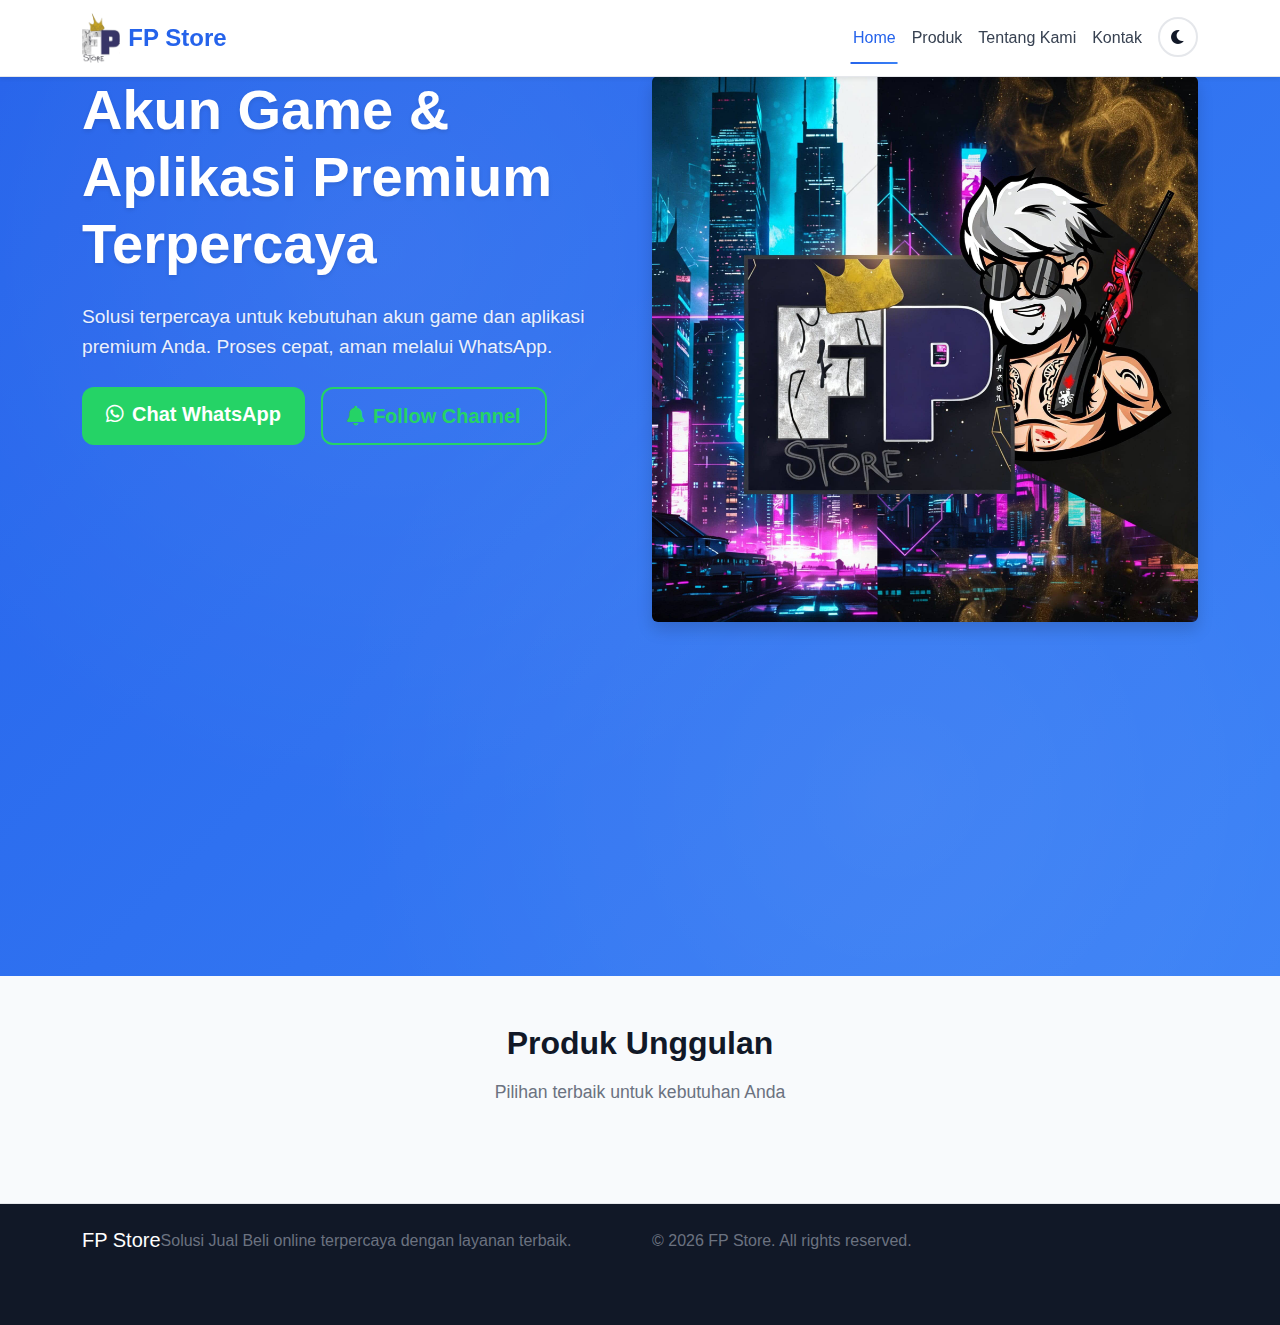
<file: index.html>
<!DOCTYPE html>
<html lang="id">
<head>
    <meta charset="UTF-8">
    <meta name="viewport" content="width=device-width, initial-scale=1.0">
    <title>FP Store - Katalog Produk Online</title>
    <link rel="icon" type="image/png" href="assets/images/logo.png">
    <link rel="shortcut icon" type="image/png" href="assets/images/logo.png">
    <link href="https://cdn.jsdelivr.net/npm/bootstrap@5.3.0/dist/css/bootstrap.min.css" rel="stylesheet">
    <link href="https://cdnjs.cloudflare.com/ajax/libs/font-awesome/6.0.0/css/all.min.css" rel="stylesheet">
    <link href="assets/css/style.css?v=3.0" rel="stylesheet">
    <script>
        // Dark Mode Script - Load immediately
        (function() {
            // Apply saved theme immediately
            const savedTheme = localStorage.getItem('theme') || 'light';
            document.documentElement.setAttribute('data-theme', savedTheme);
            
            // Function to toggle theme
            function toggleDarkMode() {
                const currentTheme = document.documentElement.getAttribute('data-theme') || 'light';
                const newTheme = currentTheme === 'light' ? 'dark' : 'light';
                
                document.documentElement.setAttribute('data-theme', newTheme);
                localStorage.setItem('theme', newTheme);
                
                // Update all toggle button icons
                document.querySelectorAll('.theme-toggle i').forEach(icon => {
                    icon.className = newTheme === 'dark' ? 'fas fa-sun' : 'fas fa-moon';
                });
                
                console.log('Theme switched to:', newTheme);
            }
            
            // Setup when DOM is ready
            document.addEventListener('DOMContentLoaded', function() {
                // Update initial icons
                const currentTheme = document.documentElement.getAttribute('data-theme') || 'light';
                document.querySelectorAll('.theme-toggle i').forEach(icon => {
                    icon.className = currentTheme === 'dark' ? 'fas fa-sun' : 'fas fa-moon';
                });
                
                // Add click listeners
                document.querySelectorAll('.theme-toggle').forEach(button => {
                    button.addEventListener('click', function(e) {
                        e.preventDefault();
                        toggleDarkMode();
                    });
                });
                
                console.log('Dark mode initialized');
            });
            
            // Make function global
            window.toggleDarkMode = toggleDarkMode;
        })();
    </script>
</head>
<body>
    <!-- Navigation -->
    <nav class="navbar navbar-expand-lg shadow-sm fixed-top">
        <div class="container">
            <a class="navbar-brand fw-bold text-primary" href="index.html">
                <img src="assets/images/logo.png" alt="FP Store" height="50" class="me-2">FP Store
            </a>
            <button class="navbar-toggler" type="button" data-bs-toggle="collapse" data-bs-target="#navbarNav">
                <span class="navbar-toggler-icon"></span>
            </button>
            <div class="collapse navbar-collapse" id="navbarNav">
                <ul class="navbar-nav ms-auto">
                    <li class="nav-item">
                        <a class="nav-link active" href="index.html">Home</a>
                    </li>
                    <li class="nav-item">
                        <a class="nav-link" href="produk.html">Produk</a>
                    </li>
                    <li class="nav-item">
                        <a class="nav-link" href="tentang.html">Tentang Kami</a>
                    </li>
                    <li class="nav-item">
                        <a class="nav-link" href="kontak.html">Kontak</a>
                    </li>
                    <li class="nav-item">
                        <button class="theme-toggle ms-2" title="Toggle Dark Mode">
                            <i class="fas fa-moon"></i>
                        </button>
                    </li>
                </ul>
            </div>
        </div>
    </nav>

    <!-- Hero Section -->
    <section class="hero-section">
        <div class="container">
            <div class="row align-items-center min-vh-100">
                <div class="col-lg-6">
                    <h1 class="display-4 fw-bold text-white mb-4">
                        Akun Game & Aplikasi Premium Terpercaya
                    </h1>
                    <p class="lead text-white mb-4" style="opacity: 0.9;">
                        Solusi terpercaya untuk kebutuhan akun game dan aplikasi premium Anda. 
                        Proses cepat, aman melalui WhatsApp.
                    </p>
                    <div class="d-flex gap-3 flex-wrap justify-content-center justify-content-lg-start">
                        <a href="https://wa.me/6289507410373?text=Halo admin, saya ingin bertanya tentang produk Anda" 
                           class="btn btn-success btn-lg" target="_blank">
                            <i class="fab fa-whatsapp me-2"></i>Chat WhatsApp
                        </a>
                        <a href="https://whatsapp.com/channel/0029VaABC123" 
                           class="btn btn-outline-success btn-lg" target="_blank">
                            <i class="fas fa-bell me-2"></i>Follow Channel
                        </a>
                    </div>
                </div>
                <div class="col-lg-6">
                    <img src="assets/images/hero-image.jpg" alt="Hero Image" class="img-fluid rounded shadow">
                </div>
            </div>
        </div>
    </section>

    <!-- Produk Unggulan -->
    <section class="py-5 bg-light">
        <div class="container">
            <div class="text-center section-header">
                <h2 class="fw-bold">Produk Unggulan</h2>
                <p class="text-muted">Pilihan terbaik untuk kebutuhan Anda</p>
            </div>
            <div id="produk-unggulan" class="row">
                <!-- Produk akan dimuat via JavaScript -->
            </div>
            <div id="view-more-container" class="text-center mt-4" style="display: none;">
                <a href="produk.html" class="btn btn-primary btn-lg">
                    Lihat Semua Produk <i class="fas fa-arrow-right ms-2"></i>
                </a>
            </div>
        </div>
    </section>

    <!-- Footer -->
    <footer class="text-white py-4">
        <div class="container">
            <div class="row">
                <div class="col-md-6">
                    <h5>FP Store</h5>
                    <p class="text-muted">Solusi Jual Beli online terpercaya dengan layanan terbaik.</p>
                </div>
                <div class="col-md-6 text-md-end">
                    <p class="mb-0">&copy; 2026 FP Store. All rights reserved.</p>
                    <!-- Admin link disembunyikan, akses langsung via admin/login.php -->
                </div>
            </div>
        </div>
    </footer>

    <script src="https://cdn.jsdelivr.net/npm/bootstrap@5.3.0/dist/js/bootstrap.bundle.min.js"></script>
    <script>
        // Inline Dark Mode Toggle - Guaranteed to work
        document.addEventListener('DOMContentLoaded', function() {
            // Get saved theme
            const savedTheme = localStorage.getItem('theme') || 'light';
            document.documentElement.setAttribute('data-theme', savedTheme);
            
            // Find and setup toggle buttons
            const toggleButtons = document.querySelectorAll('.theme-toggle');
            
            // Update icons based on current theme
            function updateIcons(theme) {
                toggleButtons.forEach(btn => {
                    const icon = btn.querySelector('i');
                    if (icon) {
                        icon.className = theme === 'dark' ? 'fas fa-sun' : 'fas fa-moon';
                    }
                });
            }
            
            // Initial icon update
            updateIcons(savedTheme);
            
            // Add click listeners
            toggleButtons.forEach(button => {
                button.addEventListener('click', function(e) {
                    e.preventDefault();
                    
                    const currentTheme = document.documentElement.getAttribute('data-theme') || 'light';
                    const newTheme = currentTheme === 'light' ? 'dark' : 'light';
                    
                    // Apply theme
                    document.documentElement.setAttribute('data-theme', newTheme);
                    localStorage.setItem('theme', newTheme);
                    
                    // Update icons
                    updateIcons(newTheme);
                    
                    // Animation
                    this.style.transform = 'scale(0.9)';
                    setTimeout(() => {
                        this.style.transform = 'scale(1)';
                    }, 100);
                    
                    console.log('Theme switched to:', newTheme);
                });
            });
            
            console.log('Dark mode initialized. Found', toggleButtons.length, 'toggle buttons');
        });
    </script>
    <script src="assets/js/script.js?v=9.0"></script>
</body>
</html>
</file>
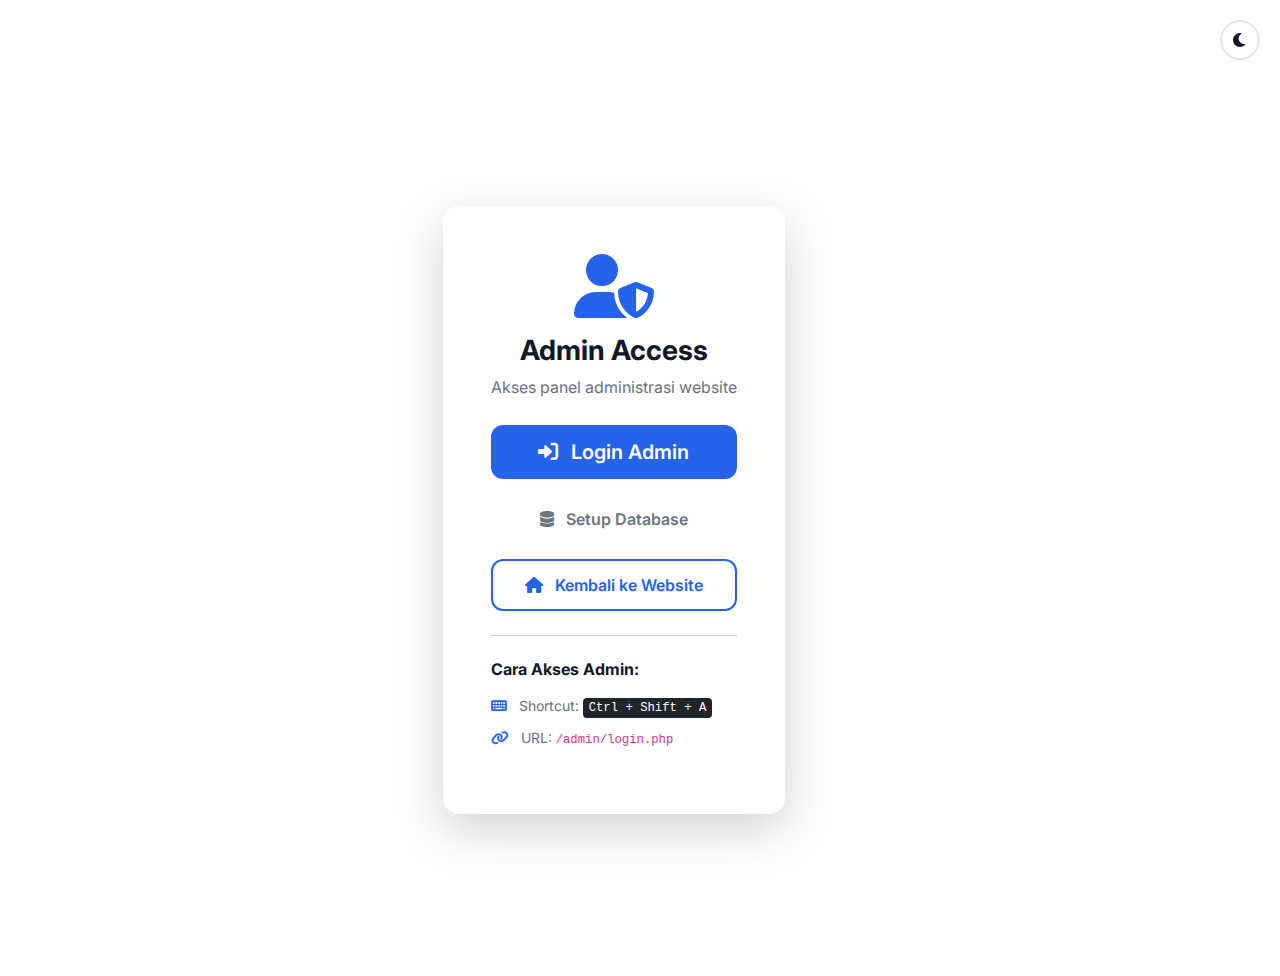
<file: admin-access.html>
<!DOCTYPE html>
<html lang="id">
<head>
    <meta charset="UTF-8">
    <meta name="viewport" content="width=device-width, initial-scale=1.0">
    <title>Admin Access - FP Store</title>
    <link rel="icon" type="image/png" href="assets/images/logo.png">
    <link rel="shortcut icon" type="image/png" href="assets/images/logo.png">
    <link href="https://fonts.googleapis.com/css2?family=Inter:wght@300;400;500;600;700;800&display=swap" rel="stylesheet">
    <link href="https://cdn.jsdelivr.net/npm/bootstrap@5.3.0/dist/css/bootstrap.min.css" rel="stylesheet">
    <link href="https://cdnjs.cloudflare.com/ajax/libs/font-awesome/6.0.0/css/all.min.css" rel="stylesheet">
    <link href="assets/css/style.css" rel="stylesheet">
</head>
<body>
    <div class="container-fluid vh-100 d-flex align-items-center justify-content-center">
        <!-- Dark Mode Toggle -->
        <button class="theme-toggle position-fixed" style="top: 20px; right: 20px; z-index: 1000;" title="Toggle Dark Mode">
            <i class="fas fa-moon"></i>
        </button>
        
        <div class="row justify-content-center w-100">
            <div class="col-md-6 col-lg-4">
                <div class="card shadow-lg border-0">
                    <div class="card-body text-center p-5">
                        <div class="mb-4">
                            <i class="fas fa-user-shield fa-4x text-primary mb-3"></i>
                            <h3 class="fw-bold">Admin Access</h3>
                            <p class="text-muted">Akses panel administrasi website</p>
                        </div>
                        
                        <div class="d-grid gap-3">
                            <a href="admin/login.php" class="btn btn-primary btn-lg">
                                <i class="fas fa-sign-in-alt me-2"></i>
                                Login Admin
                            </a>
                            
                            <a href="setup.html" class="btn btn-outline-secondary">
                                <i class="fas fa-database me-2"></i>
                                Setup Database
                            </a>
                            
                            <a href="index.html" class="btn btn-outline-primary">
                                <i class="fas fa-home me-2"></i>
                                Kembali ke Website
                            </a>
                        </div>
                        
                        <hr class="my-4">
                        
                        <div class="text-start">
                            <h6 class="fw-bold mb-3">Cara Akses Admin:</h6>
                            <!-- Login info removed for security -->
                            <ul class="list-unstyled small text-muted">
                                <li class="mb-2">
                                    <i class="fas fa-keyboard me-2 text-primary"></i>
                                    Shortcut: <kbd>Ctrl + Shift + A</kbd>
                                </li>
                                <li class="mb-2">
                                    <i class="fas fa-link me-2 text-primary"></i>
                                    URL: <code>/admin/login.php</code>
                                </li>
                            </ul>
                        </div>
                    </div>
                </div>
            </div>
        </div>
    </div>

    <script src="https://cdn.jsdelivr.net/npm/bootstrap@5.3.0/dist/js/bootstrap.bundle.min.js"></script>
    <script src="assets/js/script.js"></script>
</body>
</html>
</file>
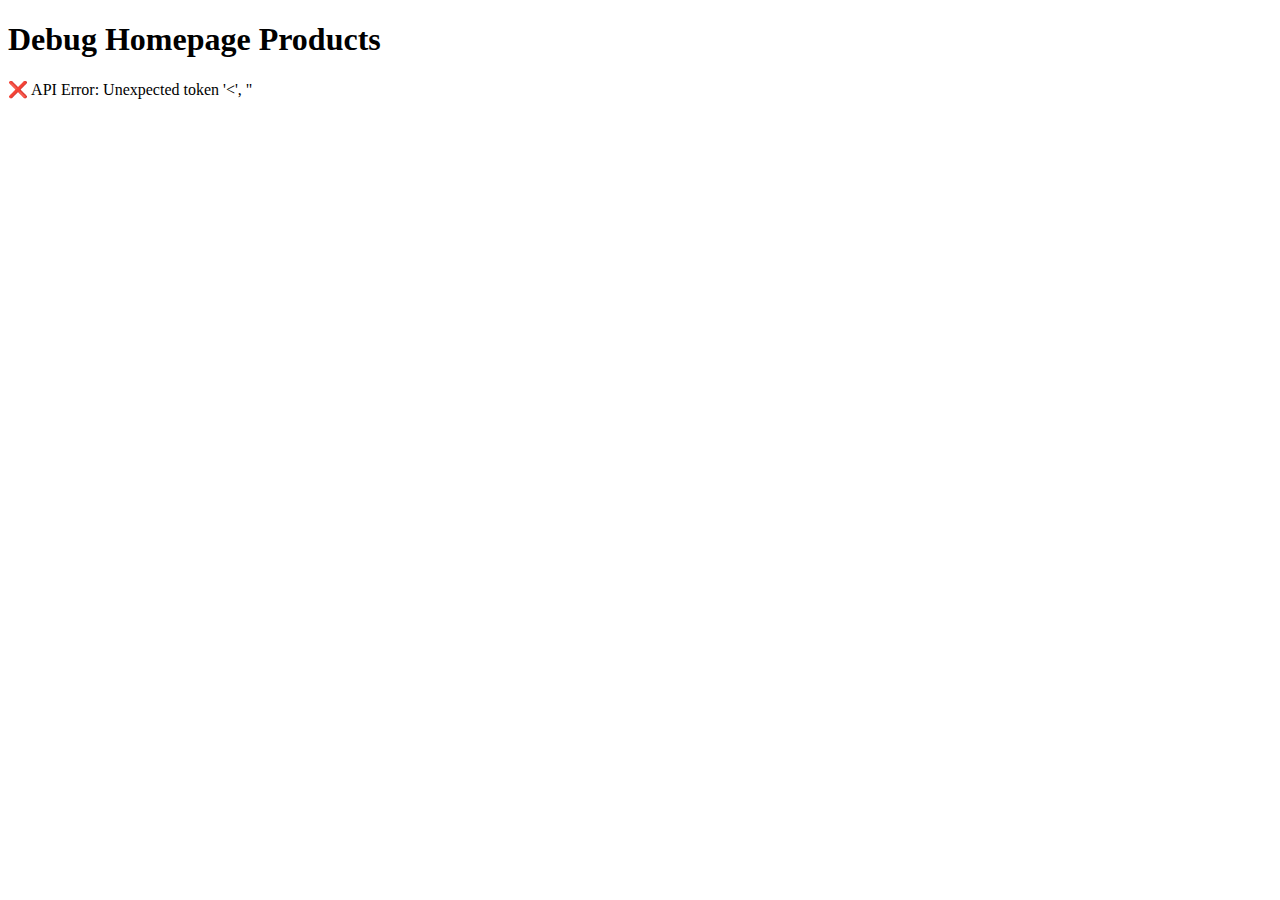
<file: debug_homepage.html>
<!DOCTYPE html>
<html>
<head>
    <title>Debug Homepage Products</title>
</head>
<body>
    <h1>Debug Homepage Products</h1>
    <div id="debug-info"></div>
    <div id="produk-unggulan" class="row"></div>

    <script>
        // Debug script untuk homepage
        console.log('=== DEBUG HOMEPAGE PRODUCTS ===');
        
        // Test current page detection
        const currentPage = window.location.pathname.split('/').pop();
        console.log('Current page detected:', currentPage);
        
        // Test API call
        async function testAPI() {
            try {
                console.log('Testing API call...');
                const response = await fetch('api/get_products.php');
                console.log('API Response status:', response.status);
                
                const data = await response.json();
                console.log('API Data:', data);
                
                if (data.success && data.products.length > 0) {
                    console.log('✅ API working, products found:', data.products.length);
                    
                    // Test container
                    const container = document.getElementById('produk-unggulan');
                    console.log('Container found:', !!container);
                    
                    if (container) {
                        container.innerHTML = '<p>✅ Products loaded: ' + data.products.length + '</p>';
                        data.products.forEach((product, index) => {
                            container.innerHTML += '<p>' + (index + 1) + '. ' + product.nama_produk + '</p>';
                        });
                    }
                } else {
                    console.log('❌ No products found');
                    document.getElementById('debug-info').innerHTML = '❌ No products found';
                }
            } catch (error) {
                console.error('❌ API Error:', error);
                document.getElementById('debug-info').innerHTML = '❌ API Error: ' + error.message;
            }
        }
        
        // Run test
        testAPI();
    </script>
</body>
</html>
</file>
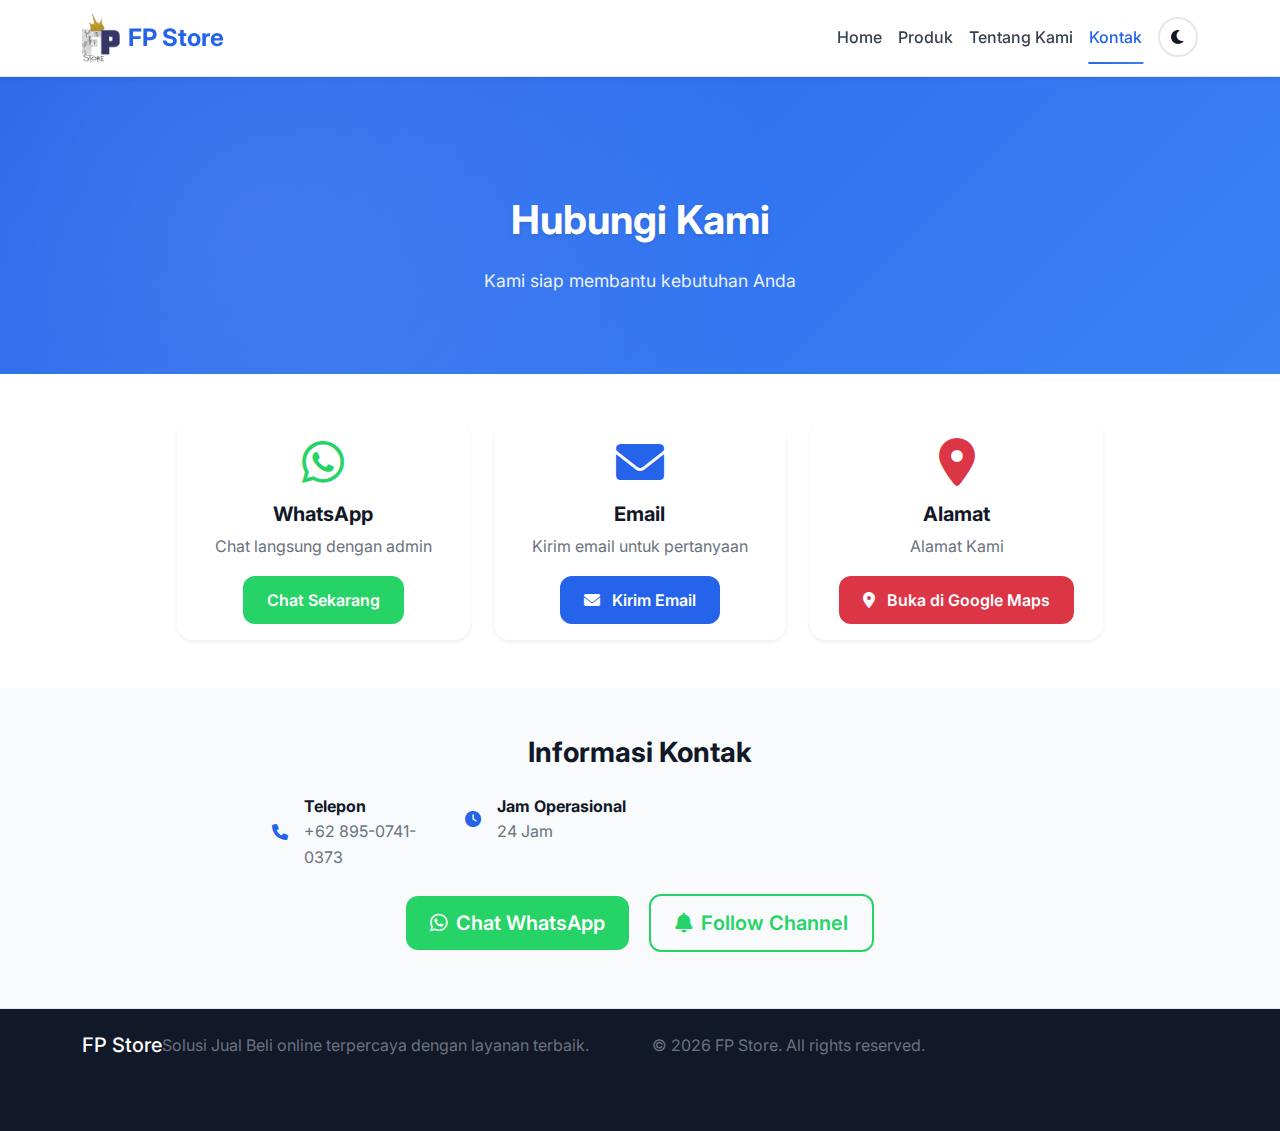
<file: kontak.html>
<!DOCTYPE html>
<html lang="id">
<head>
    <meta charset="UTF-8">
    <meta name="viewport" content="width=device-width, initial-scale=1.0">
    <title>Kontak - FP Store</title>
    <link rel="icon" type="image/png" href="assets/images/logo.png">
    <link rel="shortcut icon" type="image/png" href="assets/images/logo.png">
    <link href="https://fonts.googleapis.com/css2?family=Inter:wght@300;400;500;600;700;800&display=swap" rel="stylesheet">
    <link href="https://cdn.jsdelivr.net/npm/bootstrap@5.3.0/dist/css/bootstrap.min.css" rel="stylesheet">
    <link href="https://cdnjs.cloudflare.com/ajax/libs/font-awesome/6.0.0/css/all.min.css" rel="stylesheet">
    <link href="assets/css/style.css" rel="stylesheet">
    <script>
        // Dark Mode Script - Load immediately
        (function() {
            // Apply saved theme immediately
            const savedTheme = localStorage.getItem('theme') || 'light';
            document.documentElement.setAttribute('data-theme', savedTheme);
            
            // Function to toggle theme
            function toggleDarkMode() {
                const currentTheme = document.documentElement.getAttribute('data-theme') || 'light';
                const newTheme = currentTheme === 'light' ? 'dark' : 'light';
                
                document.documentElement.setAttribute('data-theme', newTheme);
                localStorage.setItem('theme', newTheme);
                
                // Update all toggle button icons
                document.querySelectorAll('.theme-toggle i').forEach(icon => {
                    icon.className = newTheme === 'dark' ? 'fas fa-sun' : 'fas fa-moon';
                });
                
                console.log('Theme switched to:', newTheme);
            }
            
            // Setup when DOM is ready
            document.addEventListener('DOMContentLoaded', function() {
                // Update initial icons
                const currentTheme = document.documentElement.getAttribute('data-theme') || 'light';
                document.querySelectorAll('.theme-toggle i').forEach(icon => {
                    icon.className = currentTheme === 'dark' ? 'fas fa-sun' : 'fas fa-moon';
                });
                
                // Add click listeners
                document.querySelectorAll('.theme-toggle').forEach(button => {
                    button.addEventListener('click', function(e) {
                        e.preventDefault();
                        toggleDarkMode();
                    });
                });
                
                console.log('Dark mode initialized');
            });
            
            // Make function global
            window.toggleDarkMode = toggleDarkMode;
        })();
    </script>
</head>
<body>
    <!-- Navigation -->
    <nav class="navbar navbar-expand-lg shadow-sm fixed-top">
        <div class="container">
            <a class="navbar-brand fw-bold text-primary" href="index.php">
                <img src="assets/images/logo.png" alt="FP Store" height="50" class="me-2">FP Store
            </a>
            <button class="navbar-toggler" type="button" data-bs-toggle="collapse" data-bs-target="#navbarNav">
                <span class="navbar-toggler-icon"></span>
            </button>
            <div class="collapse navbar-collapse" id="navbarNav">
                <ul class="navbar-nav ms-auto">
                    <li class="nav-item">
                        <a class="nav-link" href="index.php">Home</a>
                    </li>
                    <li class="nav-item">
                        <a class="nav-link" href="produk.html">Produk</a>
                    </li>
                    <li class="nav-item">
                        <a class="nav-link" href="tentang.html">Tentang Kami</a>
                    </li>
                    <li class="nav-item">
                        <a class="nav-link active" href="kontak.html">Kontak</a>
                    </li>
                    <li class="nav-item">
                        <button class="theme-toggle ms-2" title="Toggle Dark Mode">
                            <i class="fas fa-moon"></i>
                        </button>
                    </li>
                </ul>
            </div>
        </div>
    </nav>

    <!-- Page Header -->
    <section class="page-header">
        <div class="container">
            <div class="row">
                <div class="col-12 text-center">
                    <h1 class="fw-bold">Hubungi Kami</h1>
                    <p>Kami siap membantu kebutuhan Anda</p>
                </div>
            </div>
        </div>
    </section>

    <!-- Contact Section -->
    <section class="py-5 contact-section">
        <div class="container">
            <div class="row justify-content-center">
                <div class="col-lg-10">
                    <div class="row g-4">
                        <div class="col-md-4 col-sm-6">
                            <div class="card h-100 border-0 shadow-sm text-center">
                                <div class="card-body">
                                    <i class="fab fa-whatsapp fa-3x text-success mb-3"></i>
                                    <h5 class="fw-bold">WhatsApp</h5>
                                    <p class="text-muted mb-3">Chat langsung dengan admin</p>
                                    <a href="https://wa.me/6281234567890?text=Halo admin, saya ingin bertanya" 
                                       class="btn btn-success" target="_blank">
                                        Chat Sekarang
                                    </a>
                                </div>
                            </div>
                        </div>
                        <div class="col-md-4 col-sm-6">
                            <div class="card h-100 border-0 shadow-sm text-center">
                                <div class="card-body">
                                    <i class="fas fa-envelope fa-3x text-primary mb-3"></i>
                                    <h5 class="fw-bold">Email</h5>
                                    <p class="text-muted mb-3">Kirim email untuk pertanyaan</p>
                                    <a href="mailto:fpstore@gmail.com?subject=Pertanyaan%20tentang%20Produk%20FP%20Store&body=Halo%20FP%20Store,%0A%0ASaya%20ingin%20bertanya%20tentang%20produk%20Anda.%0A%0ATerima%20kasih." 
                                       onclick="openEmail(); return false;" class="btn btn-primary">
                                        <i class="fas fa-envelope me-2"></i>
                                        Kirim Email
                                    </a>
                                </div>
                            </div>
                        </div>
                        <div class="col-md-4 col-sm-12">
                            <div class="card h-100 border-0 shadow-sm text-center">
                                <div class="card-body">
                                    <i class="fas fa-map-marker-alt fa-3x text-danger mb-3"></i>
                                    <h5 class="fw-bold">Alamat</h5>
                                    <p class="text-muted mb-3">Alamat Kami</p>
                                    <button class="btn btn-danger" onclick="showAddress()">
                                        <i class="fas fa-map-marker-alt me-2"></i>
                                        Buka di Google Maps
                                    </button>
                                </div>
                            </div>
                        </div>
                    </div>
                </div>
            </div>
        </div>
    </section>

    <!-- Contact Info -->
    <section class="py-5 bg-light contact-info">
        <div class="container">
            <div class="row justify-content-center">
                <div class="col-lg-8">
                    <h3 class="fw-bold mb-4 text-center">Informasi Kontak</h3>
                    <div class="row g-4 mb-4">
                        <div class="col-md-3">
                            <div class="d-flex align-items-center justify-content-center">
                                <i class="fas fa-phone text-primary me-3"></i>
                                <div class="text-center text-md-start">
                                    <strong>Telepon</strong><br>
                                    <span class="text-muted" id="phone-number">+62 895-0741-0373</span>
                                </div>
                            </div>
                        </div>
                        <div class="col-md-3">
                            <div class="d-flex align-items-center justify-content-center">
                                <i class="fas fa-clock text-primary me-3"></i>
                                <div class="text-center text-md-start">
                                    <strong>Jam Operasional</strong><br>
                                    <span class="text-muted">24 Jam</span>
                                </div>
                            </div>
                        </div>
                    </div>
                    <div class="text-center">
                        <a href="https://wa.me/6281234567890?text=Halo admin, saya ingin bertanya tentang produk Anda" 
                           class="btn btn-success btn-lg me-3 mb-2" target="_blank">
                            <i class="fab fa-whatsapp me-2"></i>Chat WhatsApp
                        </a>
                        <a href="https://whatsapp.com/channel/0029VaABC123" 
                           class="btn btn-outline-success btn-lg mb-2" target="_blank">
                            <i class="fas fa-bell me-2"></i>Follow Channel
                        </a>
                    </div>
                </div>
            </div>
        </div>
    </section>

    <!-- Footer -->
    <footer class="text-white py-4">
        <div class="container">
            <div class="row">
                <div class="col-md-6">
                    <h5>FP Store</h5>
                    <p class="text-muted">Solusi Jual Beli online terpercaya dengan layanan terbaik.</p>
                </div>
                <div class="col-md-6 text-md-end">
                   <p class="mb-0">&copy; 2026 FP Store. All rights reserved.</p>
                </div>
            </div>
        </div>
    </footer>

    <script src="https://cdn.jsdelivr.net/npm/bootstrap@5.3.0/dist/js/bootstrap.bundle.min.js"></script>
    <script>
        // Inline Dark Mode Toggle - Guaranteed to work
        document.addEventListener('DOMContentLoaded', function() {
            // Get saved theme
            const savedTheme = localStorage.getItem('theme') || 'light';
            document.documentElement.setAttribute('data-theme', savedTheme);
            
            // Find and setup toggle buttons
            const toggleButtons = document.querySelectorAll('.theme-toggle');
            
            // Update icons based on current theme
            function updateIcons(theme) {
                toggleButtons.forEach(btn => {
                    const icon = btn.querySelector('i');
                    if (icon) {
                        icon.className = theme === 'dark' ? 'fas fa-sun' : 'fas fa-moon';
                    }
                });
            }
            
            // Initial icon update
            updateIcons(savedTheme);
            
            // Add click listeners
            toggleButtons.forEach(button => {
                button.addEventListener('click', function(e) {
                    e.preventDefault();
                    
                    const currentTheme = document.documentElement.getAttribute('data-theme') || 'light';
                    const newTheme = currentTheme === 'light' ? 'dark' : 'light';
                    
                    // Apply theme
                    document.documentElement.setAttribute('data-theme', newTheme);
                    localStorage.setItem('theme', newTheme);
                    
                    // Update icons
                    updateIcons(newTheme);
                    
                    // Animation
                    this.style.transform = 'scale(0.9)';
                    setTimeout(() => {
                        this.style.transform = 'scale(1)';
                    }, 100);
                    
                    console.log('Theme switched to:', newTheme);
                });
            });
            
            console.log('Dark mode initialized. Found', toggleButtons.length, 'toggle buttons');
        });
    </script>
    <script src="assets/js/script.js?v=9.0"></script>
</body>
</html>
</file>
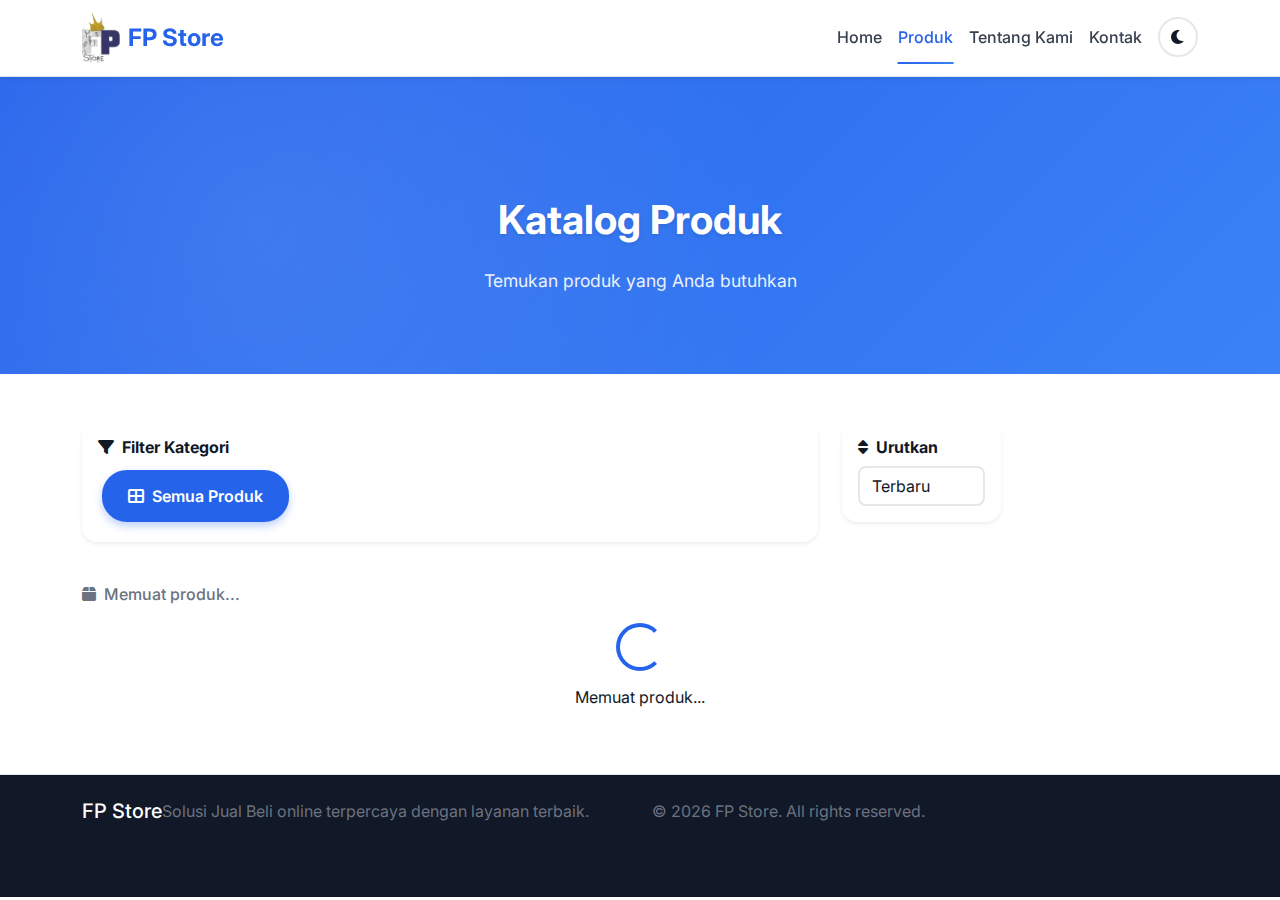
<file: produk.html>
<!DOCTYPE html>
<html lang="id">
<head>
    <meta charset="UTF-8">
    <meta name="viewport" content="width=device-width, initial-scale=1.0">
    <title>Produk - FP Store</title>
    <link rel="icon" type="image/png" href="assets/images/logo.png">
    <link rel="shortcut icon" type="image/png" href="assets/images/logo.png">
    <link href="https://fonts.googleapis.com/css2?family=Inter:wght@300;400;500;600;700;800&display=swap" rel="stylesheet">
    <link href="https://cdn.jsdelivr.net/npm/bootstrap@5.3.0/dist/css/bootstrap.min.css" rel="stylesheet">
    <link href="https://cdnjs.cloudflare.com/ajax/libs/font-awesome/6.0.0/css/all.min.css" rel="stylesheet">
    <link href="assets/css/style.css?v=3.0" rel="stylesheet">
    <script>
        // Dark Mode Script - Load immediately
        (function() {
            // Apply saved theme immediately
            const savedTheme = localStorage.getItem('theme') || 'light';
            document.documentElement.setAttribute('data-theme', savedTheme);
            
            // Function to toggle theme
            function toggleDarkMode() {
                const currentTheme = document.documentElement.getAttribute('data-theme') || 'light';
                const newTheme = currentTheme === 'light' ? 'dark' : 'light';
                
                document.documentElement.setAttribute('data-theme', newTheme);
                localStorage.setItem('theme', newTheme);
                
                // Update all toggle button icons
                document.querySelectorAll('.theme-toggle i').forEach(icon => {
                    icon.className = newTheme === 'dark' ? 'fas fa-sun' : 'fas fa-moon';
                });
                
                console.log('Theme switched to:', newTheme);
            }
            
            // Setup when DOM is ready
            document.addEventListener('DOMContentLoaded', function() {
                // Update initial icons
                const currentTheme = document.documentElement.getAttribute('data-theme') || 'light';
                document.querySelectorAll('.theme-toggle i').forEach(icon => {
                    icon.className = currentTheme === 'dark' ? 'fas fa-sun' : 'fas fa-moon';
                });
                
                // Add click listeners
                document.querySelectorAll('.theme-toggle').forEach(button => {
                    button.addEventListener('click', function(e) {
                        e.preventDefault();
                        toggleDarkMode();
                    });
                });
                
                console.log('Dark mode initialized');
            });
            
            // Make function global
            window.toggleDarkMode = toggleDarkMode;
        })();
    </script>
</head>
<body>
    <!-- Navigation -->
    <nav class="navbar navbar-expand-lg shadow-sm fixed-top">
        <div class="container">
            <a class="navbar-brand fw-bold text-primary" href="index.php">
                <img src="assets/images/logo.png" alt="FP Store" height="50" class="me-2">FP Store
            </a>
            <button class="navbar-toggler" type="button" data-bs-toggle="collapse" data-bs-target="#navbarNav">
                <span class="navbar-toggler-icon"></span>
            </button>
            <div class="collapse navbar-collapse" id="navbarNav">
                <ul class="navbar-nav ms-auto">
                    <li class="nav-item">
                        <a class="nav-link" href="index.php">Home</a>
                    </li>
                    <li class="nav-item">
                        <a class="nav-link active" href="produk.html">Produk</a>
                    </li>
                    <li class="nav-item">
                        <a class="nav-link" href="tentang.html">Tentang Kami</a>
                    </li>
                    <li class="nav-item">
                        <a class="nav-link" href="kontak.html">Kontak</a>
                    </li>
                    <li class="nav-item">
                        <button class="theme-toggle ms-2" title="Toggle Dark Mode">
                            <i class="fas fa-moon"></i>
                        </button>
                    </li>
                </ul>
            </div>
        </div>
    </nav>

    <!-- Page Header -->
    <section class="page-header">
        <div class="container">
            <div class="row">
                <div class="col-12 text-center">
                    <h1 class="fw-bold">Katalog Produk</h1>
                    <p>Temukan produk yang Anda butuhkan</p>
                </div>
            </div>
        </div>
    </section>

    <!-- Produk Section -->
    <section class="py-5">
        <div class="container">
            <!-- Filter & Sorting Controls -->
            <div class="row mb-4">
                <!-- Category Filter -->
                <div class="col-lg-8 mb-3">
                    <div class="card border-0 shadow-sm">
                        <div class="card-body py-3">
                            <h6 class="fw-bold mb-2">
                                <i class="fas fa-filter me-2"></i>Filter Kategori
                            </h6>
                            <div class="d-flex flex-wrap gap-2" id="category-filter">
                                <button class="btn btn-outline-primary active" data-category="all">
                                    <i class="fas fa-th-large me-2"></i>Semua Produk
                                </button>
                                <!-- Categories will be loaded via JavaScript -->
                            </div>
                        </div>
                    </div>
                </div>
                
                <!-- Sorting Controls -->
                <div class="col-lg-4 mb-3">
                    <div class="card border-0 shadow-sm">
                        <div class="card-body py-3">
                            <h6 class="fw-bold mb-2">
                                <i class="fas fa-sort me-2"></i>Urutkan
                            </h6>
                            <select class="form-select" id="sort-select">
                                <option value="newest">Terbaru</option>
                                <option value="oldest">Terlama</option>
                                <option value="name-asc">Nama A-Z</option>
                                <option value="name-desc">Nama Z-A</option>
                            </select>
                        </div>
                    </div>
                </div>
            </div>
            
            <!-- Product Count & Results Info -->
            <div class="row mb-3">
                <div class="col-12">
                    <div class="d-flex justify-content-between align-items-center">
                        <div id="product-count" class="text-muted">
                            <i class="fas fa-box me-2"></i>Memuat produk...
                        </div>
                        <button class="btn btn-outline-secondary btn-sm" id="clear-filters" style="display: none;">
                            <i class="fas fa-times me-2"></i>Reset Filter
                        </button>
                    </div>
                </div>
            </div>
            
            <div id="loading" class="text-center">
                <div class="spinner-border text-primary" role="status">
                    <span class="visually-hidden">Loading...</span>
                </div>
                <p class="mt-2">Memuat produk...</p>
            </div>
            <div id="produk-container" class="row" style="display: none;">
                <!-- Produk akan dimuat via JavaScript -->
            </div>
            <div id="no-products" class="text-center" style="display: none;">
                <i class="fas fa-box-open fa-3x text-muted mb-3"></i>
                <h4>Belum ada produk</h4>
                <p class="text-muted">Produk akan segera ditambahkan</p>
            </div>
        </div>
    </section>

    <!-- Footer -->
    <footer class="text-white py-4">
        <div class="container">
            <div class="row">
                <div class="col-md-6">
                    <h5>FP Store</h5>
                   <p class="text-muted">Solusi Jual Beli online terpercaya dengan layanan terbaik.</p>
                </div>
                <div class="col-md-6 text-md-end">
                    <p class="mb-0">&copy; 2026 FP Store. All rights reserved.</p>
                </div>
            </div>
        </div>
    </footer>

    <script src="https://cdn.jsdelivr.net/npm/bootstrap@5.3.0/dist/js/bootstrap.bundle.min.js"></script>
    <script>
        // Inline Dark Mode Toggle - Guaranteed to work
        document.addEventListener('DOMContentLoaded', function() {
            // Get saved theme
            const savedTheme = localStorage.getItem('theme') || 'light';
            document.documentElement.setAttribute('data-theme', savedTheme);
            
            // Find and setup toggle buttons
            const toggleButtons = document.querySelectorAll('.theme-toggle');
            
            // Update icons based on current theme
            function updateIcons(theme) {
                toggleButtons.forEach(btn => {
                    const icon = btn.querySelector('i');
                    if (icon) {
                        icon.className = theme === 'dark' ? 'fas fa-sun' : 'fas fa-moon';
                    }
                });
            }
            
            // Initial icon update
            updateIcons(savedTheme);
            
            // Add click listeners
            toggleButtons.forEach(button => {
                button.addEventListener('click', function(e) {
                    e.preventDefault();
                    
                    const currentTheme = document.documentElement.getAttribute('data-theme') || 'light';
                    const newTheme = currentTheme === 'light' ? 'dark' : 'light';
                    
                    // Apply theme
                    document.documentElement.setAttribute('data-theme', newTheme);
                    localStorage.setItem('theme', newTheme);
                    
                    // Update icons
                    updateIcons(newTheme);
                    
                    // Animation
                    this.style.transform = 'scale(0.9)';
                    setTimeout(() => {
                        this.style.transform = 'scale(1)';
                    }, 100);
                    
                    console.log('Theme switched to:', newTheme);
                });
            });
            
            console.log('Dark mode initialized. Found', toggleButtons.length, 'toggle buttons');
        });
    </script>
    <script src="assets/js/script.js?v=9.0"></script>
</body>
</html>
</file>
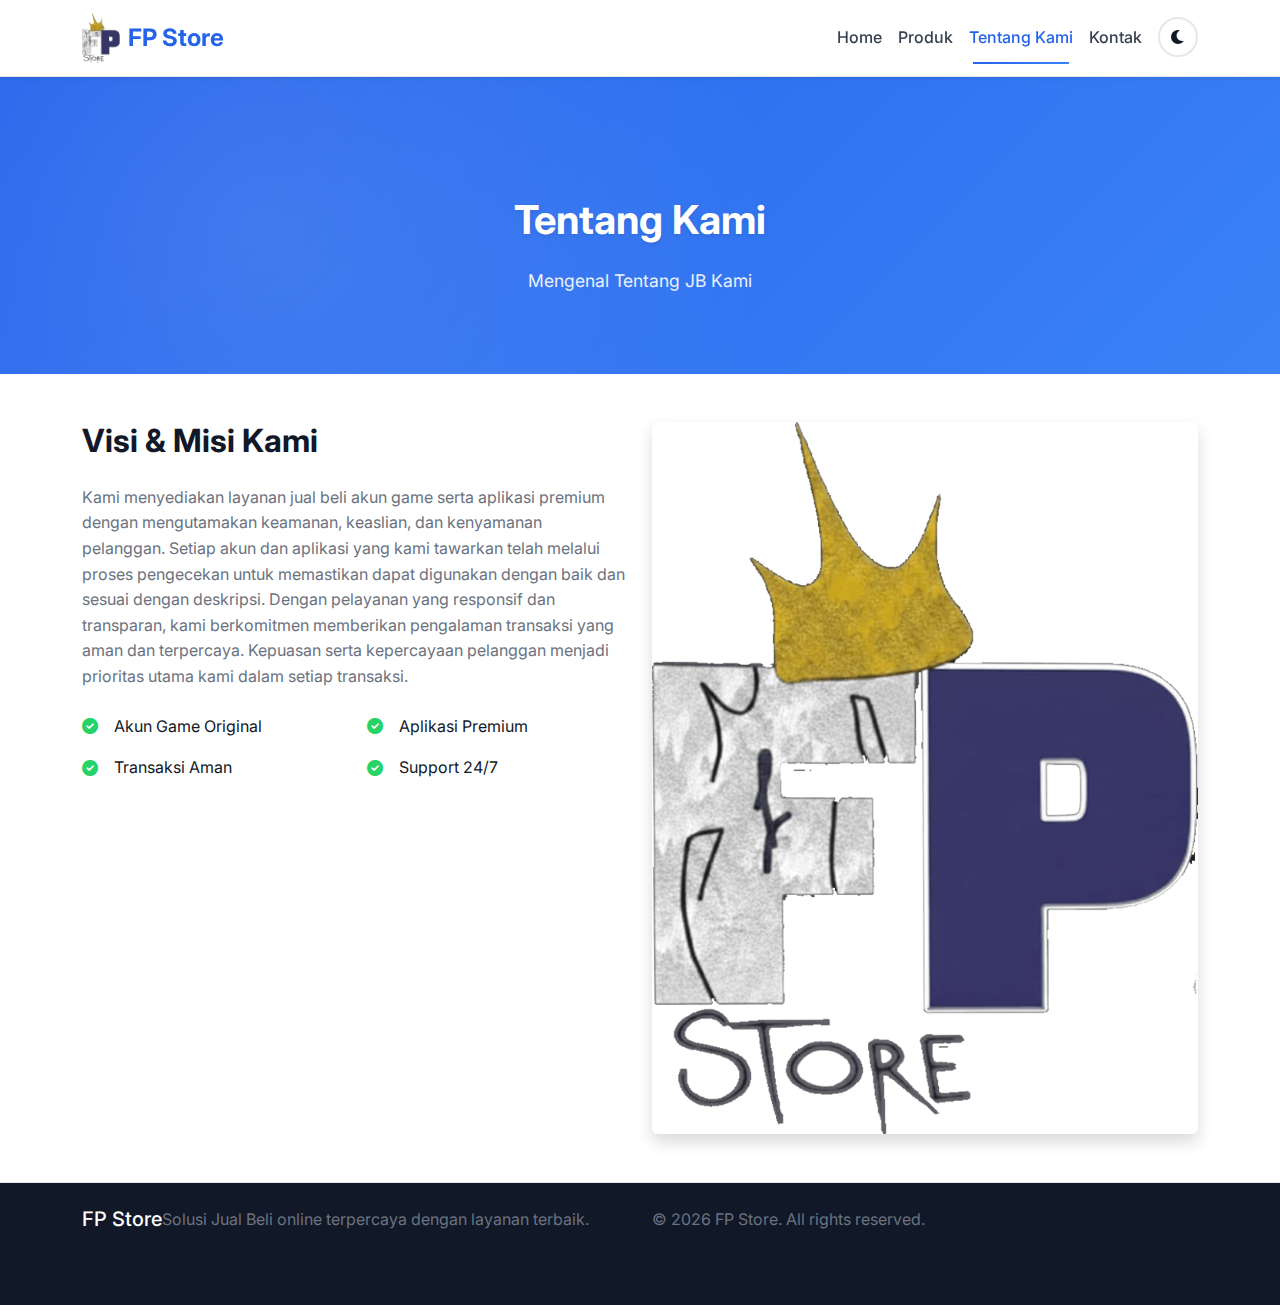
<file: tentang.html>
<!DOCTYPE html>
<html lang="id">
<head>
    <meta charset="UTF-8">
    <meta name="viewport" content="width=device-width, initial-scale=1.0">
    <title>Tentang Kami - FP Store</title>
    <link rel="icon" type="image/png" href="assets/images/logo.png">
    <link rel="shortcut icon" type="image/png" href="assets/images/logo.png">
    <link href="https://fonts.googleapis.com/css2?family=Inter:wght@300;400;500;600;700;800&display=swap" rel="stylesheet">
    <link href="https://cdn.jsdelivr.net/npm/bootstrap@5.3.0/dist/css/bootstrap.min.css" rel="stylesheet">
    <link href="https://cdnjs.cloudflare.com/ajax/libs/font-awesome/6.0.0/css/all.min.css" rel="stylesheet">
    <link href="assets/css/style.css" rel="stylesheet">
    <script>
        // Dark Mode Script - Load immediately
        (function() {
            // Apply saved theme immediately
            const savedTheme = localStorage.getItem('theme') || 'light';
            document.documentElement.setAttribute('data-theme', savedTheme);
            
            // Function to toggle theme
            function toggleDarkMode() {
                const currentTheme = document.documentElement.getAttribute('data-theme') || 'light';
                const newTheme = currentTheme === 'light' ? 'dark' : 'light';
                
                document.documentElement.setAttribute('data-theme', newTheme);
                localStorage.setItem('theme', newTheme);
                
                // Update all toggle button icons
                document.querySelectorAll('.theme-toggle i').forEach(icon => {
                    icon.className = newTheme === 'dark' ? 'fas fa-sun' : 'fas fa-moon';
                });
                
                console.log('Theme switched to:', newTheme);
            }
            
            // Setup when DOM is ready
            document.addEventListener('DOMContentLoaded', function() {
                // Update initial icons
                const currentTheme = document.documentElement.getAttribute('data-theme') || 'light';
                document.querySelectorAll('.theme-toggle i').forEach(icon => {
                    icon.className = currentTheme === 'dark' ? 'fas fa-sun' : 'fas fa-moon';
                });
                
                // Add click listeners
                document.querySelectorAll('.theme-toggle').forEach(button => {
                    button.addEventListener('click', function(e) {
                        e.preventDefault();
                        toggleDarkMode();
                    });
                });
                
                console.log('Dark mode initialized');
            });
            
            // Make function global
            window.toggleDarkMode = toggleDarkMode;
        })();
    </script>
</head>
<body>
    <!-- Navigation -->
    <nav class="navbar navbar-expand-lg shadow-sm fixed-top">
        <div class="container">
            <a class="navbar-brand fw-bold text-primary" href="index.html">
                <img src="assets/images/logo.png" alt="FP Store" height="50" class="me-2">FP Store
            </a>
            <button class="navbar-toggler" type="button" data-bs-toggle="collapse" data-bs-target="#navbarNav">
                <span class="navbar-toggler-icon"></span>
            </button>
            <div class="collapse navbar-collapse" id="navbarNav">
                <ul class="navbar-nav ms-auto">
                    <li class="nav-item">
                        <a class="nav-link" href="index.html">Home</a>
                    </li>
                    <li class="nav-item">
                        <a class="nav-link" href="produk.html">Produk</a>
                    </li>
                    <li class="nav-item">
                        <a class="nav-link active" href="tentang.html">Tentang Kami</a>
                    </li>
                    <li class="nav-item">
                        <a class="nav-link" href="kontak.html">Kontak</a>
                    </li>
                    <li class="nav-item">
                        <button class="theme-toggle ms-2" title="Toggle Dark Mode">
                            <i class="fas fa-moon"></i>
                        </button>
                    </li>
                </ul>
            </div>
        </div>
    </nav>

    <!-- Page Header -->
    <section class="page-header">
        <div class="container">

            <div class="row">
                <div class="col-12 text-center">
                    <h1 class="fw-bold">Tentang Kami</h1>
                    <p>Mengenal Tentang JB Kami</p>
                </div>
            </div>
        </div>
    </section>

    <!-- About Section -->
    <section class="py-5">
        <div class="container">
            <div class="row align-items-center">
                <div class="col-lg-6">
                    <h2 class="fw-bold mb-4">Visi & Misi Kami</h2>
                    <p class="text-muted mb-4">
                        Kami menyediakan layanan jual beli akun game serta aplikasi premium dengan mengutamakan keamanan, keaslian, dan kenyamanan pelanggan. Setiap akun dan aplikasi yang kami tawarkan telah melalui proses pengecekan untuk memastikan dapat digunakan dengan baik dan sesuai dengan deskripsi. Dengan pelayanan yang responsif dan transparan, kami berkomitmen memberikan pengalaman transaksi yang aman dan terpercaya. Kepuasan serta kepercayaan pelanggan menjadi prioritas utama kami dalam setiap transaksi.
                    </p>
                    <div class="row">
                        <div class="col-md-6 mb-3">
                            <div class="d-flex align-items-center">
                                <i class="fas fa-check-circle text-success me-3"></i>
                                <span>Akun Game Original</span>
                            </div>
                        </div>
                        <div class="col-md-6 mb-3">
                            <div class="d-flex align-items-center">
                                <i class="fas fa-check-circle text-success me-3"></i>
                                <span>Aplikasi Premium</span>
                            </div>
                        </div>
                        <div class="col-md-6 mb-3">
                            <div class="d-flex align-items-center">
                                <i class="fas fa-check-circle text-success me-3"></i>
                                <span>Transaksi Aman</span>
                            </div>
                        </div>
                        <div class="col-md-6 mb-3">
                            <div class="d-flex align-items-center">
                                <i class="fas fa-check-circle text-success me-3"></i>
                                <span>Support 24/7</span>
                            </div>
                        </div>
                    </div>
                </div>
                <div class="col-lg-6">
                    <img src="assets/images/about-us.jpg" alt="About Us" class="img-fluid rounded shadow">
                </div>
            </div>
        </div>
    </section>

    <!-- Footer -->
    <footer class="text-white py-4">
        <div class="container">
            <div class="row">
                <div class="col-md-6">
                    <h5>FP Store</h5>
                  <p class="text-muted">Solusi Jual Beli online terpercaya dengan layanan terbaik.</p>
                </div>
                <div class="col-md-6 text-md-end">
                   <p class="mb-0">&copy; 2026 FP Store. All rights reserved.</p>
                </div>
            </div>
        </div>
    </footer>

    <script src="https://cdn.jsdelivr.net/npm/bootstrap@5.3.0/dist/js/bootstrap.bundle.min.js"></script>
    <script>
        // Inline Dark Mode Toggle - Guaranteed to work
        document.addEventListener('DOMContentLoaded', function() {
            // Get saved theme
            const savedTheme = localStorage.getItem('theme') || 'light';
            document.documentElement.setAttribute('data-theme', savedTheme);
            
            // Find and setup toggle buttons
            const toggleButtons = document.querySelectorAll('.theme-toggle');
            
            // Update icons based on current theme
            function updateIcons(theme) {
                toggleButtons.forEach(btn => {
                    const icon = btn.querySelector('i');
                    if (icon) {
                        icon.className = theme === 'dark' ? 'fas fa-sun' : 'fas fa-moon';
                    }
                });
            }
            
            // Initial icon update
            updateIcons(savedTheme);
            
            // Add click listeners
            toggleButtons.forEach(button => {
                button.addEventListener('click', function(e) {
                    e.preventDefault();
                    
                    const currentTheme = document.documentElement.getAttribute('data-theme') || 'light';
                    const newTheme = currentTheme === 'light' ? 'dark' : 'light';
                    
                    // Apply theme
                    document.documentElement.setAttribute('data-theme', newTheme);
                    localStorage.setItem('theme', newTheme);
                    
                    // Update icons
                    updateIcons(newTheme);
                    
                    // Animation
                    this.style.transform = 'scale(0.9)';
                    setTimeout(() => {
                        this.style.transform = 'scale(1)';
                    }, 100);
                    
                    console.log('Theme switched to:', newTheme);
                });
            });
            
            console.log('Dark mode initialized. Found', toggleButtons.length, 'toggle buttons');
        });
    </script>
    <script src="assets/js/script.js?v=9.0"></script>
</body>
</html>
</file>
<file: assets/css/style.css>
/* Custom CSS dengan Dark Mode Support */
:root {
    /* Light Mode Colors - Professional & Clean */
    --primary-color: #2563eb;
    --primary-hover: #1d4ed8;
    --success-color: #25d366;
    --success-hover: #22c55e;
    --danger-color: #ef4444;
    --warning-color: #f59e0b;
    --info-color: #06b6d4;
    
    /* Background Colors - Light Mode */
    --bg-primary: #ffffff;
    --bg-secondary: #f8fafc;
    --bg-tertiary: #f1f5f9;
    --border-color: #e5e7eb;
    --shadow-color: rgba(0, 0, 0, 0.1);
    
    /* Text Colors - Light Mode */
    --text-primary: #111827;
    --text-secondary: #374151;
    --text-muted: #6b7280;
    --text-white: #ffffff;
    
    /* Gradient */
    --gradient-primary: linear-gradient(135deg, #2563eb 0%, #3b82f6 100%);
    --gradient-secondary: linear-gradient(135deg, #25d366 0%, #22c55e 100%);
}

/* Dark Mode Colors - Elegant & Eye-friendly */
[data-theme="dark"] {
    --primary-color: #3b82f6;
    --primary-hover: #60a5fa;
    --success-color: #22c55e;
    --success-hover: #16a34a;
    --danger-color: #f87171;
    --warning-color: #fbbf24;
    --info-color: #22d3ee;
    
    /* Background Colors - Dark Mode */
    --bg-primary: #111827;
    --bg-secondary: #0f172a;
    --bg-tertiary: #1f2937;
    --border-color: #1f2933;
    --shadow-color: rgba(0, 0, 0, 0.4);
    
    /* Text Colors - Dark Mode */
    --text-primary: #f9fafb;
    --text-secondary: #d1d5db;
    --text-muted: #9ca3af;
    --text-white: #ffffff;
    
    /* Gradient */
    --gradient-primary: linear-gradient(135deg, #3b82f6 0%, #60a5fa 100%);
    --gradient-secondary: linear-gradient(135deg, #22c55e 0%, #16a34a 100%);
}

* {
    margin: 0;
    padding: 0;
    box-sizing: border-box;
    transition: background-color 0.2s ease, color 0.2s ease, border-color 0.2s ease, box-shadow 0.2s ease;
}

body {
    font-family: 'Inter', 'Segoe UI', Tahoma, Geneva, Verdana, sans-serif;
    line-height: 1.6;
    color: var(--text-primary);
    background-color: var(--bg-primary);
    padding-top: 76px;
}

/* Dark Mode Toggle Button */
.theme-toggle {
    background: transparent;
    border: 2px solid var(--border-color);
    border-radius: 50px;
    width: 40px;
    height: 40px;
    color: var(--text-primary);
    font-size: 1rem;
    cursor: pointer;
    transition: all 0.2s ease;
    display: flex;
    align-items: center;
    justify-content: center;
}

.theme-toggle:hover {
    background: var(--bg-secondary);
    border-color: var(--primary-color);
    color: var(--primary-color);
    transform: scale(1.05);
}

/* Navigation */
.navbar {
    background-color: var(--bg-primary) !important;
    border-bottom: 1px solid var(--border-color);
    backdrop-filter: blur(10px);
    transition: all 0.3s ease;
}

.navbar-toggler {
    border: 1px solid var(--border-color);
    padding: 4px 8px;
}

.navbar-toggler:focus {
    box-shadow: 0 0 0 0.2rem rgba(59, 130, 246, 0.25);
}

.navbar-toggler-icon {
    background-image: url("data:image/svg+xml,%3csvg xmlns='http://www.w3.org/2000/svg' viewBox='0 0 30 30'%3e%3cpath stroke='rgba%2833, 37, 41, 0.75%29' stroke-linecap='round' stroke-miterlimit='10' stroke-width='2' d='M4 7h22M4 15h22M4 23h22'/%3e%3c/svg%3e");
}

[data-theme="dark"] .navbar-toggler-icon {
    background-image: url("data:image/svg+xml,%3csvg xmlns='http://www.w3.org/2000/svg' viewBox='0 0 30 30'%3e%3cpath stroke='rgba%28255, 255, 255, 0.75%29' stroke-linecap='round' stroke-miterlimit='10' stroke-width='2' d='M4 7h22M4 15h22M4 23h22'/%3e%3c/svg%3e");
}

.navbar-brand {
    font-size: 1.5rem;
    font-weight: 700;
    color: var(--primary-color) !important;
    display: flex;
    align-items: center;
}

.navbar-brand img {
    height: 50px;
    width: auto;
    object-fit: contain;
}

@media (max-width: 768px) {
    .navbar-brand img {
        height: 42px;
    }
}

.nav-link {
    font-weight: 500;
    color: var(--text-secondary) !important;
    transition: color 0.3s ease;
    position: relative;
}

.nav-link:hover,
.nav-link.active {
    color: var(--primary-color) !important;
}

.nav-link::after {
    content: '';
    position: absolute;
    bottom: -5px;
    left: 50%;
    width: 0;
    height: 2px;
    background: var(--gradient-primary);
    transition: all 0.3s ease;
    transform: translateX(-50%);
}

.nav-link:hover::after,
.nav-link.active::after {
    width: 80%;
}

/* Hero Section */
.hero-section {
    background: var(--gradient-primary);
    min-height: 100vh;
    display: flex;
    align-items: center;
    position: relative;
    overflow: hidden;
}

.hero-section::before {
    content: '';
    position: absolute;
    top: 0;
    left: 0;
    right: 0;
    bottom: 0;
    background: radial-gradient(circle at 30% 20%, rgba(255,255,255,0.1) 0%, transparent 50%),
                radial-gradient(circle at 70% 80%, rgba(255,255,255,0.1) 0%, transparent 50%);
    opacity: 0.7;
}

.hero-section .container {
    position: relative;
    z-index: 2;
}

.hero-section h1 {
    color: white;
    font-weight: 800;
    text-shadow: 0 2px 4px rgba(0,0,0,0.1);
}

.hero-section .lead {
    font-size: 1.2rem;
    color: rgba(255,255,255,0.9);
    text-shadow: 0 1px 2px rgba(0,0,0,0.1);
}

/* Page Header */
.page-header {
    background: var(--gradient-primary);
    color: white;
    padding: 120px 0 80px;
    text-align: center;
    position: relative;
    overflow: hidden;
}

.page-header::before {
    content: '';
    position: absolute;
    top: 0;
    left: 0;
    right: 0;
    bottom: 0;
    background: radial-gradient(circle at 20% 50%, rgba(255,255,255,0.1) 0%, transparent 50%);
}

.page-header h1 {
    font-size: 2.5rem;
    margin-bottom: 1.5rem;
    font-weight: 700;
    text-shadow: 0 2px 4px rgba(0,0,0,0.1);
    line-height: 1.2;
}

.page-header p {
    font-size: 1.1rem;
    margin-bottom: 0;
    opacity: 0.9;
    line-height: 1.5;
}

/* Cards */
.card {
    background-color: var(--bg-primary);
    border: 1px solid var(--border-color);
    border-radius: 16px;
    transition: all 0.3s ease;
    overflow: hidden;
    box-shadow: 0 2px 8px var(--shadow-color);
}

/* Section Headers */
.section-header {
    margin-bottom: 3rem !important;
}

.section-header h2 {
    margin-bottom: 1rem;
    font-weight: 700;
    color: var(--text-primary);
}

.section-header p {
    font-size: 1.1rem;
    color: var(--text-muted);
    margin-bottom: 0;
    line-height: 1.6;
}

.card:hover {
    transform: translateY(-4px);
    box-shadow: 0 8px 25px var(--shadow-color);
    border-color: var(--primary-color);
}

.card-header {
    background-color: var(--bg-secondary) !important;
    border-bottom: 1px solid var(--border-color);
    color: var(--text-primary);
    font-weight: 600;
}

.card-body {
    background-color: var(--bg-primary);
    color: var(--text-primary);
}

.product-card {
    height: 100%;
    position: relative;
    overflow: hidden;
    display: flex;
    flex-direction: column;
}

/* Fix untuk mencegah card lain memanjang saat satu card dibuka detail */
.row .col-lg-4, .row .col-md-6 {
    align-self: flex-start;
    margin-bottom: 2rem;
}

/* Pastikan setiap card independen dalam tinggi */
.product-card {
    min-height: 450px;
    max-height: none;
}

.product-card::before {
    content: '';
    position: absolute;
    top: 0;
    left: -100%;
    width: 100%;
    height: 100%;
    background: linear-gradient(90deg, transparent, rgba(37, 99, 235, 0.1), transparent);
    transition: left 0.5s ease;
}

.product-card:hover::before {
    left: 100%;
}

.product-card .card-img-top {
    height: 250px;
    object-fit: cover;
    transition: transform 0.3s ease;
}

.product-card:hover .card-img-top {
    transform: scale(1.05);
}

.product-card .card-body {
    padding: 1.5rem;
    display: flex;
    flex-direction: column;
    flex-grow: 1;
}

.product-card .product-description {
    flex-grow: 1;
    display: flex;
    flex-direction: column;
}

.product-card .card-title {
    font-size: 1.1rem;
    font-weight: 600;
    margin-bottom: 0.5rem;
    color: var(--text-primary);
}

.product-card .card-text {
    color: var(--text-muted);
    font-size: 0.9rem;
    margin-bottom: 1rem;
}

/* Buttons */
.btn {
    border-radius: 12px;
    font-weight: 600;
    padding: 0.75rem 1.5rem;
    transition: all 0.3s ease;
    border: none;
    position: relative;
    overflow: hidden;
}

.btn::before {
    content: '';
    position: absolute;
    top: 0;
    left: -100%;
    width: 100%;
    height: 100%;
    background: linear-gradient(90deg, transparent, rgba(255,255,255,0.2), transparent);
    transition: left 0.5s ease;
}

.btn:hover::before {
    left: 100%;
}

.btn-primary {
    background-color: var(--primary-color);
    color: var(--text-white);
}

.btn-primary:hover {
    background-color: var(--primary-hover);
    transform: translateY(-2px);
    box-shadow: 0 8px 25px rgba(37, 99, 235, 0.3);
    color: var(--text-white);
}

.btn-success {
    background-color: var(--success-color);
    color: var(--text-white);
}

.btn-success:hover {
    background-color: var(--success-hover);
    transform: translateY(-2px);
    box-shadow: 0 8px 25px rgba(37, 211, 102, 0.3);
    color: var(--text-white);
}

.btn-outline-primary {
    color: var(--primary-color);
    border: 2px solid var(--primary-color);
    background: transparent;
}

.btn-outline-primary:hover {
    background-color: var(--primary-color);
    color: var(--text-white);
    transform: translateY(-2px);
}

.btn-outline-success {
    color: var(--success-color);
    border: 2px solid var(--success-color);
    background: transparent;
}

.btn-outline-success:hover {
    background-color: var(--success-color);
    color: var(--text-white);
    transform: translateY(-2px);
}

/* View More Button - Special styling */
#view-more-container .btn {
    position: relative;
    overflow: hidden;
}

#view-more-container .btn::before {
    content: '';
    position: absolute;
    top: 0;
    left: -100%;
    width: 100%;
    height: 100%;
    background: linear-gradient(90deg, transparent, rgba(255,255,255,0.2), transparent);
    transition: left 0.5s;
}

#view-more-container .btn:hover::before {
    left: 100%;
}

/* WhatsApp Button */
.whatsapp-btn {
    background-color: var(--success-color);
    color: var(--text-white);
    border: none;
    border-radius: 12px;
    padding: 0.5rem 1rem;
    font-size: 0.9rem;
    font-weight: 600;
    text-decoration: none;
    display: inline-flex;
    align-items: center;
    gap: 0.5rem;
    transition: all 0.3s ease;
    position: relative;
    overflow: hidden;
}

.whatsapp-btn:hover {
    background-color: var(--success-hover);
    transform: translateY(-2px);
    box-shadow: 0 8px 25px rgba(37, 211, 102, 0.3);
    color: var(--text-white);
    text-decoration: none;
}

/* Form Controls */
.form-control {
    background-color: var(--bg-primary);
    border: 2px solid var(--border-color);
    border-radius: 12px;
    padding: 0.75rem 1rem;
    color: var(--text-primary);
    transition: all 0.3s ease;
}

.form-control:focus {
    background-color: var(--bg-primary);
    border-color: var(--primary-color);
    box-shadow: 0 0 0 0.2rem rgba(99, 102, 241, 0.25);
    color: var(--text-primary);
}

.form-control::placeholder {
    color: var(--text-muted);
}

.form-label {
    color: var(--text-primary);
    font-weight: 600;
    margin-bottom: 0.5rem;
}

.form-text {
    color: var(--text-muted);
}

/* Loading */
.spinner-border {
    width: 3rem;
    height: 3rem;
    color: var(--primary-color);
}

/* Footer */
footer {
    background-color: var(--text-primary) !important;
    color: var(--bg-primary) !important;
    border-top: 1px solid var(--border-color);
    margin-top: auto;
}

[data-theme="dark"] footer {
    background-color: var(--bg-tertiary) !important;
    color: var(--text-primary) !important;
}

footer h5 {
    color: inherit !important;
}

footer p,
footer small {
    color: var(--text-muted) !important;
}

footer a {
    color: var(--text-muted) !important;
    transition: color 0.3s ease;
}

footer a:hover {
    color: var(--primary-color) !important;
}

/* Alerts */
.alert {
    border-radius: 12px;
    border: none;
    padding: 1rem 1.5rem;
}

.alert-success {
    background-color: rgba(16, 185, 129, 0.1);
    color: var(--success-color);
    border-left: 4px solid var(--success-color);
}

.alert-danger {
    background-color: rgba(239, 68, 68, 0.1);
    color: var(--danger-color);
    border-left: 4px solid var(--danger-color);
}

.alert-info {
    background-color: rgba(59, 130, 246, 0.1);
    color: var(--info-color);
    border-left: 4px solid var(--info-color);
}

.alert-warning {
    background-color: rgba(245, 158, 11, 0.1);
    color: var(--warning-color);
    border-left: 4px solid var(--warning-color);
}

/* Tables */
.table {
    color: var(--text-primary);
    background-color: var(--bg-primary);
}

.table th {
    background-color: var(--bg-secondary);
    color: var(--text-primary);
    border-color: var(--border-color);
    font-weight: 600;
}

.table td {
    border-color: var(--border-color);
    color: var(--text-primary);
}

.table-hover tbody tr:hover {
    background-color: var(--bg-secondary);
}

/* Background Sections */
.bg-light {
    background-color: var(--bg-secondary) !important;
}

.bg-dark {
    background-color: var(--bg-tertiary) !important;
}

/* Text Colors */
.text-primary {
    color: var(--primary-color) !important;
}

.text-success {
    color: var(--success-color) !important;
}

.text-muted {
    color: var(--text-muted) !important;
}

.text-dark {
    color: var(--text-primary) !important;
}

.text-secondary {
    color: var(--text-secondary) !important;
}

/* Responsive */
@media (max-width: 768px) {
    .hero-section {
        text-align: center;
        padding: 2rem 0;
    }
    
    .hero-section h1 {
        font-size: 2rem;
    }
    
    .page-header {
        padding: 100px 0 60px;
    }
    
    .page-header h1 {
        font-size: 2rem;
        margin-bottom: 1.25rem;
    }
    
    .btn-lg {
        padding: 0.75rem 1.25rem;
        font-size: 1rem;
    }
    
    .theme-toggle {
        width: 35px;
        height: 35px;
        font-size: 0.9rem;
    }
    
    .navbar-nav {
        align-items: center;
    }
    
    .navbar-nav .nav-item:last-child {
        margin-top: 0.5rem;
    }
}

/* Animations */
@keyframes fadeInUp {
    from {
        opacity: 0;
        transform: translateY(30px);
    }
    to {
        opacity: 1;
        transform: translateY(0);
    }
}

@keyframes slideInRight {
    from {
        opacity: 0;
        transform: translateX(30px);
    }
    to {
        opacity: 1;
        transform: translateX(0);
    }
}

@keyframes pulse {
    0%, 100% {
        transform: scale(1);
    }
    50% {
        transform: scale(1.05);
    }
}

.fade-in-up {
    animation: fadeInUp 0.6s ease-out;
}

.slide-in-right {
    animation: slideInRight 0.6s ease-out;
}

.pulse-animation {
    animation: pulse 2s infinite;
}

/* Custom Scrollbar */
::-webkit-scrollbar {
    width: 8px;
}

::-webkit-scrollbar-track {
    background: var(--bg-secondary);
}

::-webkit-scrollbar-thumb {
    background: var(--primary-color);
    border-radius: 4px;
}

::-webkit-scrollbar-thumb:hover {
    background: var(--secondary-color);
}

/* Selection */
::selection {
    background: var(--primary-color);
    color: white;
}
/* Product Card HTML Content Styling */
.product-card .card-text {
    line-height: 1.6;
}

.product-card .card-text p {
    margin-bottom: 0.5rem;
}

.product-card .card-text p:last-child {
    margin-bottom: 0;
}

.product-card .card-text strong {
    font-weight: 600;
}

.product-card .card-text em {
    font-style: italic;
}

.product-card .card-text ul,
.product-card .card-text ol {
    margin: 0.5rem 0;
    padding-left: 1.2rem;
}

.product-card .card-text li {
    margin-bottom: 0.25rem;
}

/* Preserve colors from rich text editor */
.product-card .card-text [style*="color"] {
    /* Allow inline color styles */
}

/* Ensure text is readable in both light and dark modes */
[data-theme="dark"] .product-card .card-text {
    color: var(--text-secondary);
}

[data-theme="light"] .product-card .card-text {
    color: var(--text-secondary);
}
/* Product Detail Toggle Button */
.product-card .btn-link {
    color: var(--primary-color) !important;
    font-size: 0.875rem;
    font-weight: 500;
    transition: all 0.3s ease;
    border: none !important;
    background: none !important;
    text-decoration: none !important;
}

.product-card .btn-link:hover {
    color: var(--primary-hover) !important;
    transform: translateY(-1px);
}

.product-card .btn-link:focus {
    box-shadow: none !important;
    outline: none !important;
}

.product-card .btn-link i {
    transition: transform 0.3s ease;
}

.product-card .btn-link:hover i {
    transform: scale(1.1);
}

/* Smooth animation for description toggle */
.product-card .card-text > div {
    transition: all 0.3s ease;
}

/* Dark mode support for toggle button */
[data-theme="dark"] .product-card .btn-link {
    color: var(--primary-color) !important;
}

[data-theme="dark"] .product-card .btn-link:hover {
    color: var(--primary-hover) !important;
}

/* Enhanced card text styling for full descriptions */
.product-card .card-text div[id$="-full"] {
    line-height: 1.6;
    font-size: 0.9rem;
}

.product-card .card-text div[id$="-full"] p {
    margin-bottom: 0.75rem;
}

.product-card .card-text div[id$="-full"] p:last-child {
    margin-bottom: 0;
}

.product-card .card-text div[id$="-full"] ul,
.product-card .card-text div[id$="-full"] ol {
    margin: 0.5rem 0;
    padding-left: 1.25rem;
}

.product-card .card-text div[id$="-full"] li {
    margin-bottom: 0.25rem;
}

.product-card .card-text div[id$="-full"] strong {
    font-weight: 600;
}

.product-card .card-text div[id$="-full"] em {
    font-style: italic;
}

/* Responsive adjustments */
@media (max-width: 768px) {
    .product-card .btn-link {
        font-size: 0.8rem;
    }
    
    .product-card .card-text div[id$="-full"] {
        font-size: 0.85rem;
    }
}

/* Fix untuk masalah card memanjang saat detail dibuka */
.row {
    align-items: flex-start !important;
}

.row .col-lg-4,
.row .col-md-6 {
    display: flex;
    align-self: flex-start;
    margin-bottom: 2rem;
}

.row .col-lg-4 .product-card,
.row .col-md-6 .product-card {
    width: 100%;
    height: auto;
    min-height: 450px;
}

/* Pastikan description area tidak mempengaruhi card lain */
.product-card .product-description .description-full {
    animation: slideDown 0.3s ease-out;
}

/* Pastikan description-full tersembunyi secara default */
.product-card .description-full {
    display: none !important;
}

.product-card .description-full.show {
    display: block !important;
}

@keyframes slideDown {
    from {
        opacity: 0;
        max-height: 0;
    }
    to {
        opacity: 1;
        max-height: 500px;
    }
}

/* Responsive adjustments untuk mobile */
@media (max-width: 768px) {
    .row .col-lg-4,
    .row .col-md-6 {
        margin-bottom: 1.5rem;
    }
    
    .product-card {
        min-height: 400px;
    }
}
/* Category Badge Styling */
.badge {
    font-size: 0.75rem;
    font-weight: 500;
    padding: 0.5rem 0.75rem;
    border-radius: 6px;
    display: inline-flex;
    align-items: center;
    gap: 0.25rem;
}

.badge.bg-primary {
    background-color: var(--primary-color) !important;
    color: white;
}

.badge i {
    font-size: 0.7rem;
}

/* Position badge on product card */
.product-card .position-absolute.top-0.start-0 {
    z-index: 10;
}

.product-card .position-absolute .badge {
    backdrop-filter: blur(10px);
    background-color: rgba(37, 99, 235, 0.9) !important;
    border: 1px solid rgba(255, 255, 255, 0.2);
    box-shadow: 0 2px 8px rgba(0, 0, 0, 0.15);
}

/* Dark mode badge */
[data-theme="dark"] .badge.bg-primary {
    background-color: var(--primary-color) !important;
}

[data-theme="dark"] .product-card .position-absolute .badge {
    background-color: rgba(59, 130, 246, 0.9) !important;
    border: 1px solid rgba(255, 255, 255, 0.1);
}
/* CONTACT PAGE RESPONSIVE FIXES */
@media (max-width: 768px) {
    /* Contact page specific fixes */
    .page-header {
        padding: 4rem 0 2rem 0 !important;
    }
    
    .page-header h1 {
        font-size: 2rem !important;
    }
    
    /* Contact cards responsive */
    .contact-section .col-md-4 {
        margin-bottom: 1.5rem !important;
    }
    
    .contact-section .card {
        margin: 0 0.5rem !important;
        min-height: auto !important;
    }
    
    .contact-section .card-body {
        padding: 1.5rem 1rem !important;
    }
    
    /* Contact info section */
    .contact-info .col-md-6 {
        margin-bottom: 1rem !important;
        text-align: center !important;
    }
    
    .contact-info .d-flex {
        align-items: center !important;
        text-align: center !important;
        justify-content: center !important;
        flex-direction: row !important;
    }
    
    .contact-info .d-flex i {
        margin-right: 0.75rem !important;
        margin-bottom: 0 !important;
    }
    
    .contact-info .d-flex div {
        text-align: center !important;
    }
    
    /* Button responsive */
    .btn-lg {
        padding: 0.75rem 1.5rem !important;
        font-size: 1rem !important;
        margin-bottom: 0.75rem !important;
        width: 100% !important;
        max-width: 280px !important;
    }
    
    .btn.me-3 {
        margin-right: 0 !important;
        margin-bottom: 0.75rem !important;
    }
    
    /* Prevent horizontal overflow */
    .container {
        padding-left: 1rem !important;
        padding-right: 1rem !important;
        max-width: 100% !important;
        overflow-x: hidden !important;
    }
    
    .row {
        margin-left: 0 !important;
        margin-right: 0 !important;
    }
    
    [class*="col-"] {
        padding-left: 0.75rem !important;
        padding-right: 0.75rem !important;
    }
    
    /* Phone number responsive */
    #phone-number {
        font-size: 0.9rem !important;
        word-break: break-all !important;
    }
    
    /* Card icons responsive */
    .card .fa-3x {
        font-size: 2.5rem !important;
    }
    
    /* Footer responsive */
    footer .col-md-6 {
        text-align: center !important;
        margin-bottom: 1rem !important;
    }
    
    footer .text-md-end {
        text-align: center !important;
    }
}

/* Extra small devices */
@media (max-width: 576px) {
    .page-header h1 {
        font-size: 1.75rem !important;
    }
    
    .page-header p {
        font-size: 0.9rem !important;
    }
    
    .card-body h5 {
        font-size: 1.1rem !important;
    }
    
    .card-body p {
        font-size: 0.85rem !important;
    }
    
    .btn {
        font-size: 0.9rem !important;
        padding: 0.6rem 1.2rem !important;
    }
    
    .contact-info strong {
        font-size: 0.95rem !important;
    }
    
    .contact-info .text-muted {
        font-size: 0.8rem !important;
    }
}

/* Landscape mobile fixes */
@media (max-width: 768px) and (orientation: landscape) {
    .page-header {
        padding: 2rem 0 1rem 0 !important;
    }
    
    .py-5 {
        padding: 2rem 0 !important;
    }
    
    .card-body {
        padding: 1rem !important;
    }
}

/* Prevent button overflow on very small screens */
@media (max-width: 320px) {
    .btn-lg {
        font-size: 0.85rem !important;
        padding: 0.6rem 1rem !important;
    }
    
    .container {
        padding-left: 0.5rem !important;
        padding-right: 0.5rem !important;
    }
    
    .card {
        margin: 0 0.25rem !important;
    }
}
/* Filter & Sorting Styles */
.filter-card {
    transition: all 0.3s ease;
    border: 1px solid var(--border-color);
    background: var(--bg-primary);
}

.filter-card:hover {
    box-shadow: 0 4px 12px var(--shadow-color);
}

#category-filter .btn {
    margin: 0.25rem;
    border-radius: 25px;
    transition: all 0.3s ease;
    border: 2px solid var(--primary-color);
    color: var(--primary-color);
    background: transparent;
}

#category-filter .btn:hover {
    background: var(--primary-color);
    color: var(--text-white);
    transform: translateY(-2px);
    box-shadow: 0 4px 8px rgba(37, 99, 235, 0.3);
}

#category-filter .btn.active {
    background: var(--primary-color);
    color: var(--text-white);
    box-shadow: 0 4px 8px rgba(37, 99, 235, 0.3);
}

#category-filter .btn .badge {
    background: rgba(255, 255, 255, 0.2) !important;
    color: inherit;
    font-size: 0.7rem;
}

#sort-select {
    border: 2px solid var(--border-color);
    border-radius: 8px;
    background: var(--bg-primary);
    color: var(--text-primary);
    transition: all 0.3s ease;
}

#sort-select:focus {
    border-color: var(--primary-color);
    box-shadow: 0 0 0 0.2rem rgba(37, 99, 235, 0.25);
}

#clear-filters {
    border-radius: 20px;
    transition: all 0.3s ease;
}

#clear-filters:hover {
    transform: translateY(-1px);
    box-shadow: 0 2px 4px var(--shadow-color);
}

/* Product Count Styling */
#product-count {
    font-weight: 500;
    color: var(--text-secondary);
}

/* Product Card Enhancements */
.product-card {
    transition: all 0.3s ease;
    border: 1px solid var(--border-color);
    background: var(--bg-primary);
}

.product-card:hover {
    transform: translateY(-5px);
    box-shadow: 0 8px 25px var(--shadow-color);
}

.product-card .badge {
    font-size: 0.75rem;
    padding: 0.5rem 0.75rem;
    border-radius: 15px;
}

.product-card .card-title {
    color: var(--text-primary);
    font-size: 1.1rem;
    margin-bottom: 0.75rem;
}

.product-card .product-description {
    color: var(--text-secondary);
    line-height: 1.6;
}

.product-card .description-full {
    display: none;
}

.product-card .description-full.show {
    display: block;
    animation: fadeIn 0.3s ease;
}

@keyframes fadeIn {
    from { opacity: 0; }
    to { opacity: 1; }
}

.product-card .detail-toggle {
    color: var(--primary-color);
    text-decoration: none;
    font-weight: 500;
    transition: all 0.3s ease;
}

.product-card .detail-toggle:hover {
    color: var(--primary-hover);
    text-decoration: underline;
}

/* Responsive Adjustments */
@media (max-width: 768px) {
    #category-filter {
        justify-content: center !important;
    }
    
    #category-filter .btn {
        font-size: 0.875rem;
        padding: 0.5rem 1rem;
    }
    
    .filter-card .card-body {
        padding: 1rem;
    }
}

/* Loading Animation */
.spinner-border {
    color: var(--primary-color);
}

/* Empty State */
#no-products {
    color: var(--text-muted);
    padding: 3rem 1rem;
}

#no-products i {
    color: var(--text-muted);
    opacity: 0.5;
}
/* Product Detail Page Styles */
.main-product-image {
    width: 100%;
    height: 400px;
    object-fit: cover;
    cursor: zoom-in;
    transition: transform 0.3s ease;
}

.main-product-image:hover {
    transform: scale(1.05);
}

.main-image-wrapper {
    overflow: hidden;
    border-radius: 12px;
    background: var(--bg-secondary);
}

.image-nav-btn {
    width: 40px;
    height: 40px;
    border-radius: 50%;
    display: flex;
    align-items: center;
    justify-content: center;
    opacity: 0.8;
    transition: all 0.3s ease;
}

.image-nav-btn:hover {
    opacity: 1;
    transform: scale(1.1);
}

.image-thumbnails {
    display: flex;
    gap: 10px;
    overflow-x: auto;
    padding: 10px 0;
}

.image-thumbnail {
    width: 80px;
    height: 80px;
    object-fit: cover;
    border-radius: 8px;
    cursor: pointer;
    opacity: 0.7;
    transition: all 0.3s ease;
    border: 2px solid transparent;
}

.image-thumbnail:hover,
.image-thumbnail.active {
    opacity: 1;
    border-color: var(--primary-color);
    transform: scale(1.05);
}

.product-title {
    color: var(--text-primary);
    font-size: 2rem;
    line-height: 1.2;
}

.product-meta {
    border-bottom: 1px solid var(--border-color);
    padding-bottom: 1rem;
}

.product-short-description {
    background: var(--bg-secondary);
    padding: 1.5rem;
    border-radius: 12px;
    border-left: 4px solid var(--primary-color);
}

.product-actions .btn-lg {
    padding: 0.75rem 1.5rem;
    font-weight: 600;
}

.info-item {
    transition: all 0.3s ease;
    border: 1px solid var(--border-color);
}

.info-item:hover {
    transform: translateY(-2px);
    box-shadow: 0 4px 12px var(--shadow-color);
}

.breadcrumb {
    background: transparent;
    padding: 0;
}

.breadcrumb-item + .breadcrumb-item::before {
    content: "›";
    color: var(--text-muted);
}

.breadcrumb-item a {
    color: var(--primary-color);
    text-decoration: none;
}

.breadcrumb-item a:hover {
    text-decoration: underline;
}

.breadcrumb-item.active {
    color: var(--text-secondary);
}

/* Related Products */
.related-product-card {
    transition: all 0.3s ease;
}

.related-product-card:hover {
    transform: translateY(-3px);
    box-shadow: 0 6px 20px var(--shadow-color);
}

/* Share Button */
#share-btn {
    transition: all 0.3s ease;
}

#share-btn:hover {
    background: var(--primary-color);
    color: white;
    transform: translateY(-1px);
}

/* Error State */
#error-state {
    min-height: 60vh;
    display: flex;
    align-items: center;
    justify-content: center;
}

#error-state .container {
    text-align: center;
}

/* Loading State */
#loading-detail {
    min-height: 60vh;
    display: flex;
    align-items: center;
    justify-content: center;
}

/* Responsive Adjustments */
@media (max-width: 768px) {
    .product-title {
        font-size: 1.5rem;
    }
    
    .main-product-image {
        height: 300px;
    }
    
    .product-actions .row {
        flex-direction: column;
    }
    
    .product-actions .col-md-8,
    .product-actions .col-md-4 {
        width: 100%;
        margin-bottom: 0.5rem;
    }
    
    .image-nav-btn {
        display: none;
    }
}

/* Dark Mode Adjustments */
[data-theme="dark"] .info-item {
    background: var(--bg-tertiary) !important;
    color: var(--text-primary);
}

[data-theme="dark"] .product-short-description {
    background: var(--bg-tertiary);
}

[data-theme="dark"] .card {
    background: var(--bg-primary);
    border-color: var(--border-color);
}

[data-theme="dark"] .card-header {
    background: var(--bg-tertiary) !important;
    border-color: var(--border-color);
}

/* Notification styles */
.notification {
    position: fixed;
    top: 100px;
    right: 20px;
    z-index: 9999;
    min-width: 300px;
    animation: slideInRight 0.3s ease;
}

@keyframes slideInRight {
    from {
        transform: translateX(100%);
        opacity: 0;
    }
    to {
        transform: translateX(0);
        opacity: 1;
    }
}

/* Image Modal Styles */
.clickable-image {
    position: relative;
    transition: all 0.3s ease;
    cursor: zoom-in !important;
}

.clickable-image:hover {
    transform: scale(1.02);
    filter: brightness(1.1);
}

/* Modal Styles */
#imageModal .modal-dialog {
    max-width: 90vw;
    margin: 1.75rem auto;
}

#imageModal .modal-content {
    background: rgba(0, 0, 0, 0.9) !important;
    border: none;
    border-radius: 12px;
    overflow: hidden;
}

#imageModal .modal-header {
    background: transparent;
    border: none;
    padding: 1rem 1.5rem 0.5rem;
}

#imageModal .modal-title {
    color: white;
    font-weight: 600;
    font-size: 1.1rem;
}

#imageModal .btn-close-white {
    filter: invert(1) grayscale(100%) brightness(200%);
    opacity: 0.8;
    transition: opacity 0.3s ease;
}

#imageModal .btn-close-white:hover {
    opacity: 1;
}

#imageModal .modal-body {
    padding: 0 1.5rem;
    display: flex;
    align-items: center;
    justify-content: center;
    min-height: 300px;
}

#imageModal #modalImage {
    max-width: 100%;
    max-height: 80vh;
    width: auto;
    height: auto;
    border-radius: 8px;
    box-shadow: 0 8px 32px rgba(0, 0, 0, 0.3);
    transition: transform 0.3s ease;
}

#imageModal #modalImage:hover {
    transform: scale(1.02);
}

#imageModal .modal-footer {
    background: transparent;
    border: none;
    padding: 0.5rem 1.5rem 1.5rem;
    justify-content: space-between;
}

#imageModal .btn-outline-light {
    border: 2px solid rgba(255, 255, 255, 0.3);
    color: white;
    background: rgba(255, 255, 255, 0.1);
    backdrop-filter: blur(10px);
    transition: all 0.3s ease;
    border-radius: 25px;
    padding: 0.5rem 1.25rem;
    font-weight: 500;
}

#imageModal .btn-outline-light:hover {
    background: rgba(255, 255, 255, 0.2);
    border-color: rgba(255, 255, 255, 0.5);
    color: white;
    transform: translateY(-2px);
    box-shadow: 0 4px 12px rgba(255, 255, 255, 0.2);
}

/* Responsive modal */
@media (max-width: 768px) {
    #imageModal .modal-dialog {
        max-width: 95vw;
        margin: 1rem auto;
    }
    
    #imageModal .modal-header {
        padding: 0.75rem 1rem 0.25rem;
    }
    
    #imageModal .modal-title {
        font-size: 1rem;
    }
    
    #imageModal .modal-body {
        padding: 0 1rem;
        min-height: 200px;
    }
    
    #imageModal #modalImage {
        max-height: 70vh;
    }
    
    #imageModal .modal-footer {
        padding: 0.25rem 1rem 1rem;
        flex-direction: column;
        gap: 0.5rem;
    }
    
    #imageModal .btn-outline-light {
        width: 100%;
        padding: 0.75rem;
    }
}

/* Extra small screens */
@media (max-width: 576px) {
    #imageModal .modal-dialog {
        max-width: 98vw;
        margin: 0.5rem auto;
    }
    
    #imageModal #modalImage {
        max-height: 60vh;
    }
    
    .clickable-image:hover {
        transform: none;
    }
}

/* Keyboard navigation indicator */
#imageModal.show .modal-content {
    animation: modalFadeIn 0.3s ease;
}

@keyframes modalFadeIn {
    from {
        opacity: 0;
        transform: scale(0.9);
    }
    to {
        opacity: 1;
        transform: scale(1);
    }
}

/* Dark mode adjustments for modal */
[data-theme="dark"] #imageModal .modal-content {
    background: rgba(17, 24, 39, 0.95) !important;
}

[data-theme="dark"] #imageModal .btn-outline-light {
    border-color: rgba(59, 130, 246, 0.5);
    color: #3b82f6;
    background: rgba(59, 130, 246, 0.1);
}

[data-theme="dark"] #imageModal .btn-outline-light:hover {
    background: rgba(59, 130, 246, 0.2);
    border-color: rgba(59, 130, 246, 0.7);
    color: #60a5fa;
}

/* Smooth transitions */
* {
    transition: transform 0.3s ease, opacity 0.3s ease;
}

/* Prevent body scroll when modal is open */
body.modal-open {
    overflow: hidden;
}
/* Zoom Controls Styling */
.zoom-controls {
    background: rgba(0, 0, 0, 0.5);
    border-radius: 20px;
    padding: 0.25rem 0.5rem;
    backdrop-filter: blur(10px);
}

.zoom-btn {
    width: 32px;
    height: 32px;
    padding: 0;
    border-radius: 50%;
    display: flex;
    align-items: center;
    justify-content: center;
    border: 1px solid rgba(255, 255, 255, 0.3);
    background: rgba(255, 255, 255, 0.1);
    color: white;
    transition: all 0.3s ease;
}

.zoom-btn:hover {
    background: rgba(255, 255, 255, 0.2);
    border-color: rgba(255, 255, 255, 0.5);
    color: white;
    transform: scale(1.1);
}

.zoom-level {
    min-width: 40px;
    text-align: center;
    font-weight: 500;
    font-size: 0.8rem;
}

/* Zoomable Image Styling */
.zoomable-image {
    transition: transform 0.3s ease;
    transform-origin: center center;
    max-width: none !important;
    max-height: none !important;
}

.image-wrapper {
    overflow: hidden;
    display: flex;
    align-items: center;
    justify-content: center;
    min-height: 300px;
    max-height: 80vh;
    position: relative;
}

/* Modal adjustments for zoom */
#imageModal .modal-body {
    overflow: hidden;
    position: relative;
}

#imageModal .modal-dialog {
    max-width: 95vw;
    max-height: 95vh;
}

#imageModal .modal-content {
    max-height: 95vh;
}

/* Fullscreen mode */
#imageModal:-webkit-full-screen .modal-dialog {
    max-width: 100vw;
    max-height: 100vh;
    margin: 0;
}

#imageModal:fullscreen .modal-dialog {
    max-width: 100vw;
    max-height: 100vh;
    margin: 0;
}

#imageModal:-webkit-full-screen .modal-content,
#imageModal:fullscreen .modal-content {
    height: 100vh;
    border-radius: 0;
}

#imageModal:-webkit-full-screen .image-wrapper,
#imageModal:fullscreen .image-wrapper {
    max-height: calc(100vh - 120px);
}

/* Cursor states */
.zoomable-image.draggable {
    cursor: grab;
}

.zoomable-image.dragging {
    cursor: grabbing;
}

/* Touch gestures indicator */
.touch-hint {
    position: absolute;
    bottom: 10px;
    left: 50%;
    transform: translateX(-50%);
    background: rgba(0, 0, 0, 0.7);
    color: white;
    padding: 0.5rem 1rem;
    border-radius: 20px;
    font-size: 0.8rem;
    opacity: 0;
    transition: opacity 0.3s ease;
    pointer-events: none;
}

.touch-hint.show {
    opacity: 1;
}

/* Responsive zoom controls */
@media (max-width: 768px) {
    .zoom-controls {
        padding: 0.2rem 0.4rem;
    }
    
    .zoom-btn {
        width: 28px;
        height: 28px;
        font-size: 0.8rem;
    }
    
    .zoom-level {
        font-size: 0.75rem;
        min-width: 35px;
    }
    
    #imageModal .modal-header {
        flex-wrap: wrap;
        gap: 0.5rem;
    }
    
    .image-wrapper {
        min-height: 200px;
        max-height: 70vh;
    }
}

@media (max-width: 576px) {
    .zoom-controls {
        order: 2;
        margin-top: 0.5rem;
    }
    
    #imageModal .modal-header {
        flex-direction: column;
        align-items: flex-start;
    }
    
    #imageModal .modal-header > div {
        width: 100%;
        justify-content: space-between;
    }
}

/* Dark mode adjustments */
[data-theme="dark"] .zoom-controls {
    background: rgba(17, 24, 39, 0.8);
}

[data-theme="dark"] .zoom-btn {
    border-color: rgba(59, 130, 246, 0.5);
    background: rgba(59, 130, 246, 0.1);
    color: #3b82f6;
}

[data-theme="dark"] .zoom-btn:hover {
    background: rgba(59, 130, 246, 0.2);
    border-color: rgba(59, 130, 246, 0.7);
    color: #60a5fa;
}

/* Animation for zoom changes */
.zoom-animation {
    transition: transform 0.2s ease-out;
}

/* Selection prevention during drag */
.no-select {
    -webkit-user-select: none;
    -moz-user-select: none;
    -ms-user-select: none;
    user-select: none;
}

/* Loading state for images */
.zoomable-image[src=""] {
    opacity: 0;
}

.zoomable-image {
    opacity: 1;
    transition: opacity 0.3s ease, transform 0.3s ease;
}
/* Zoom Level Dropdown Styling */
.zoom-level-btn {
    min-width: 60px;
    border: 1px solid rgba(255, 255, 255, 0.3);
    background: rgba(255, 255, 255, 0.1);
    color: white;
    transition: all 0.3s ease;
}

.zoom-level-btn:hover {
    background: rgba(255, 255, 255, 0.2);
    border-color: rgba(255, 255, 255, 0.5);
    color: white;
}

.zoom-level-btn .zoom-level {
    font-weight: 500;
    font-size: 0.8rem;
}

.dropdown-menu-dark {
    background: rgba(0, 0, 0, 0.9);
    border: 1px solid rgba(255, 255, 255, 0.2);
    backdrop-filter: blur(10px);
}

.dropdown-menu-dark .dropdown-item {
    color: white;
    padding: 0.5rem 1rem;
    transition: all 0.3s ease;
}

.dropdown-menu-dark .dropdown-item:hover {
    background: rgba(255, 255, 255, 0.1);
    color: white;
}

/* Enhanced zoom controls layout */
.zoom-controls {
    background: rgba(0, 0, 0, 0.6);
    border-radius: 25px;
    padding: 0.3rem 0.6rem;
    backdrop-filter: blur(15px);
    border: 1px solid rgba(255, 255, 255, 0.1);
}

/* Responsive zoom dropdown */
@media (max-width: 768px) {
    .zoom-level-btn {
        min-width: 50px;
        font-size: 0.75rem;
    }
    
    .dropdown-menu-dark {
        font-size: 0.85rem;
    }
    
    .dropdown-menu-dark .dropdown-item {
        padding: 0.4rem 0.8rem;
    }
}

@media (max-width: 576px) {
    .zoom-controls {
        flex-wrap: wrap;
        gap: 0.25rem;
    }
    
    .zoom-level-btn {
        min-width: 45px;
    }
}

/* Dark mode adjustments for dropdown */
[data-theme="dark"] .zoom-level-btn {
    border-color: rgba(59, 130, 246, 0.5);
    background: rgba(59, 130, 246, 0.1);
    color: #3b82f6;
}

[data-theme="dark"] .zoom-level-btn:hover {
    background: rgba(59, 130, 246, 0.2);
    border-color: rgba(59, 130, 246, 0.7);
    color: #60a5fa;
}

[data-theme="dark"] .dropdown-menu-dark {
    background: rgba(17, 24, 39, 0.95);
    border-color: rgba(59, 130, 246, 0.3);
}

[data-theme="dark"] .dropdown-menu-dark .dropdown-item:hover {
    background: rgba(59, 130, 246, 0.2);
    color: #60a5fa;
}

/* Zoom precision indicator */
.zoom-precision {
    font-size: 0.7rem;
    opacity: 0.8;
    margin-left: 0.25rem;
}

/* Smooth zoom transitions */
.zoom-smooth {
    transition: transform 0.2s cubic-bezier(0.4, 0, 0.2, 1);
}

/* Zoom limits indicator */
.zoom-limit-reached {
    opacity: 0.5;
    cursor: not-allowed !important;
}

.zoom-limit-reached:hover {
    transform: none !important;
    background: rgba(255, 255, 255, 0.1) !important;
}
/* Touch Gesture Support */
#imageModal .modal-body {
    touch-action: none; /* Prevent default touch behaviors */
    -webkit-user-select: none;
    -moz-user-select: none;
    -ms-user-select: none;
    user-select: none;
}

#imageModal .zoomable-image {
    touch-action: none; /* Allow custom touch handling */
    -webkit-user-drag: none;
    -khtml-user-drag: none;
    -moz-user-drag: none;
    -o-user-drag: none;
    user-drag: none;
}

/* Pinch gesture visual feedback */
.pinch-active {
    transition: none !important; /* Disable transitions during pinch */
}

/* Touch hints for mobile users */
.touch-hint {
    position: absolute;
    bottom: 20px;
    left: 50%;
    transform: translateX(-50%);
    background: rgba(0, 0, 0, 0.8);
    color: white;
    padding: 0.5rem 1rem;
    border-radius: 20px;
    font-size: 0.8rem;
    opacity: 0;
    transition: opacity 0.3s ease;
    pointer-events: none;
    z-index: 1000;
}

.touch-hint.show {
    opacity: 1;
}

/* Mobile-specific improvements */
@media (max-width: 768px) {
    #imageModal .modal-body {
        padding: 0;
        overflow: hidden;
    }
    
    #imageModal .image-wrapper {
        min-height: 250px;
        max-height: 75vh;
    }
    
    /* Larger touch targets for mobile */
    .zoom-btn {
        min-width: 44px;
        min-height: 44px;
    }
    
    .zoom-level-btn {
        min-width: 60px;
        min-height: 44px;
    }
}

/* Prevent text selection during gestures */
.gesture-active {
    -webkit-user-select: none;
    -moz-user-select: none;
    -ms-user-select: none;
    user-select: none;
}

/* Smooth pinch zoom */
.pinch-zoom {
    transition: transform 0.1s ease-out;
}

/* Touch feedback */
.touch-feedback {
    background: rgba(255, 255, 255, 0.1);
    border-radius: 50%;
    position: absolute;
    pointer-events: none;
    transform: scale(0);
    animation: touchRipple 0.6s ease-out;
}

@keyframes touchRipple {
    to {
        transform: scale(4);
        opacity: 0;
    }
}

/* Prevent zoom on double tap in mobile browsers */
#imageModal * {
    touch-action: manipulation;
}

#imageModal .image-wrapper,
#imageModal .zoomable-image {
    touch-action: none; /* Override for our custom handling */
}
</file>
